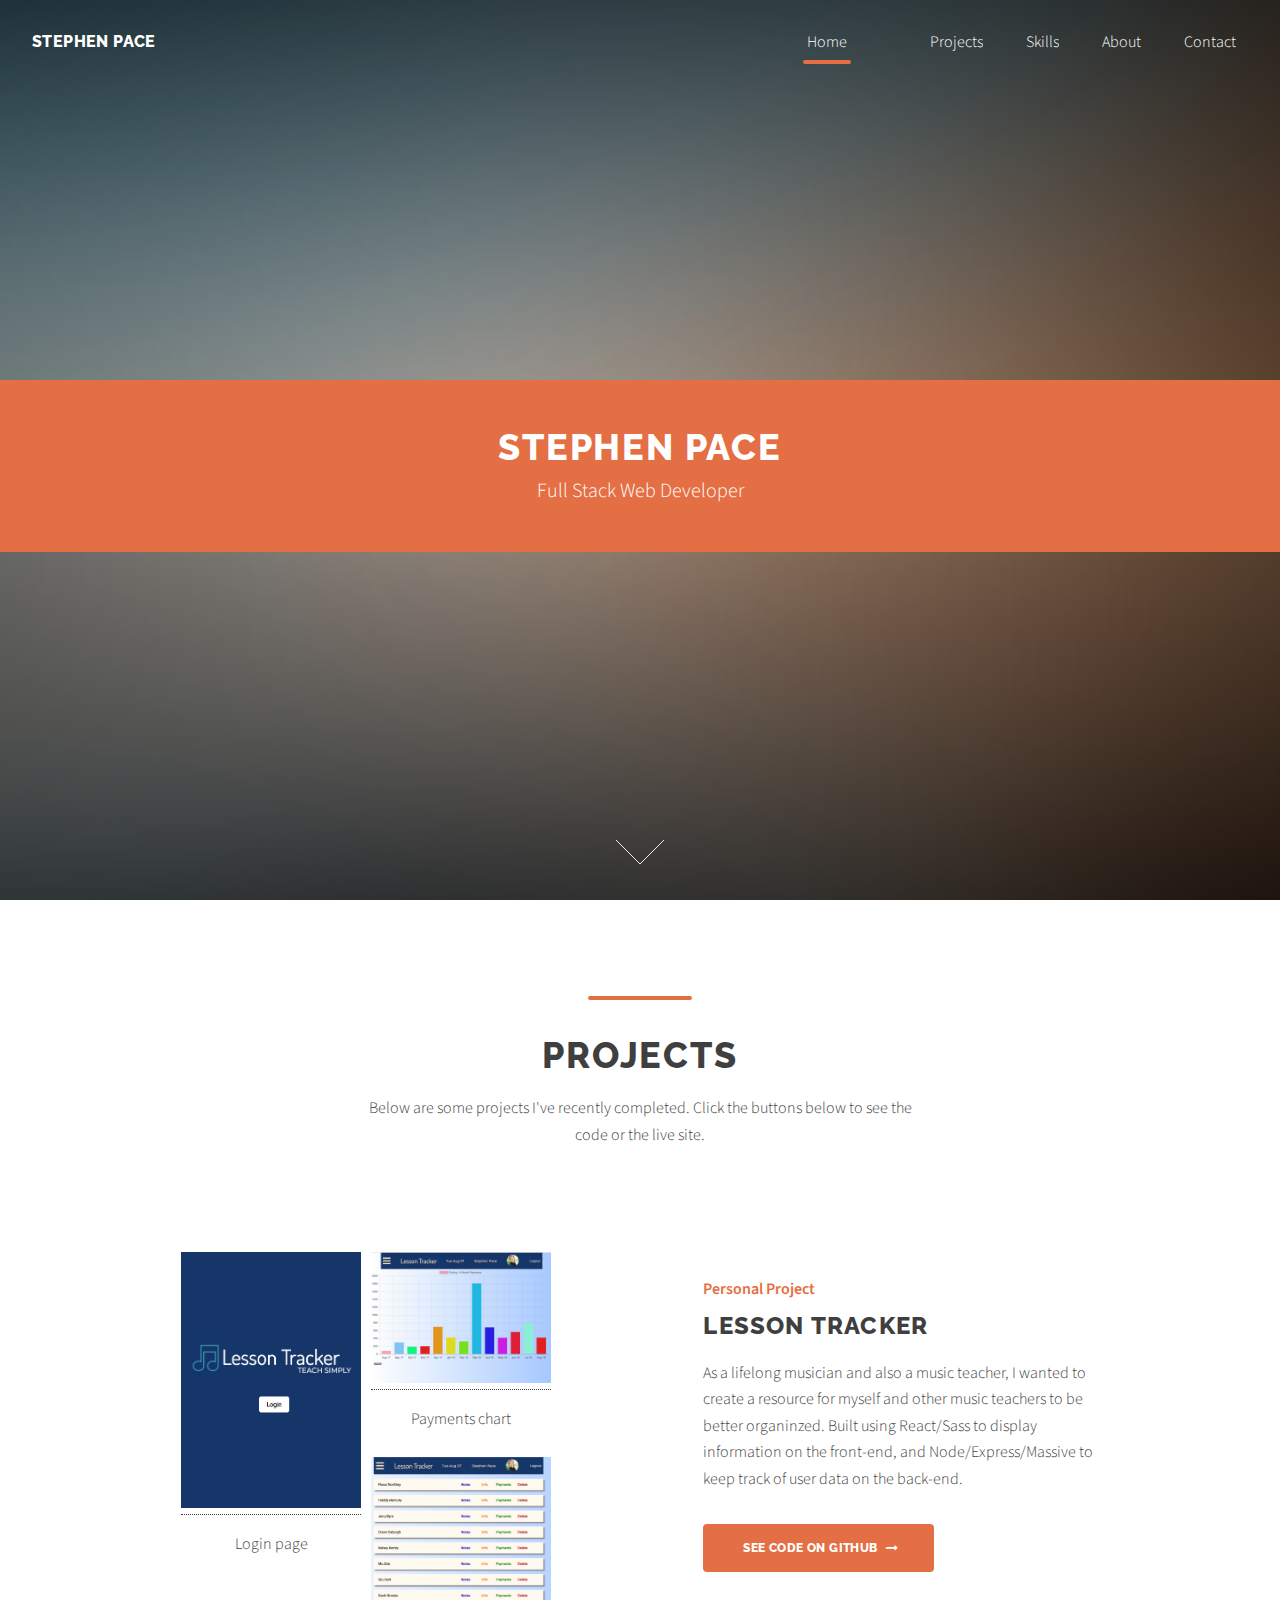
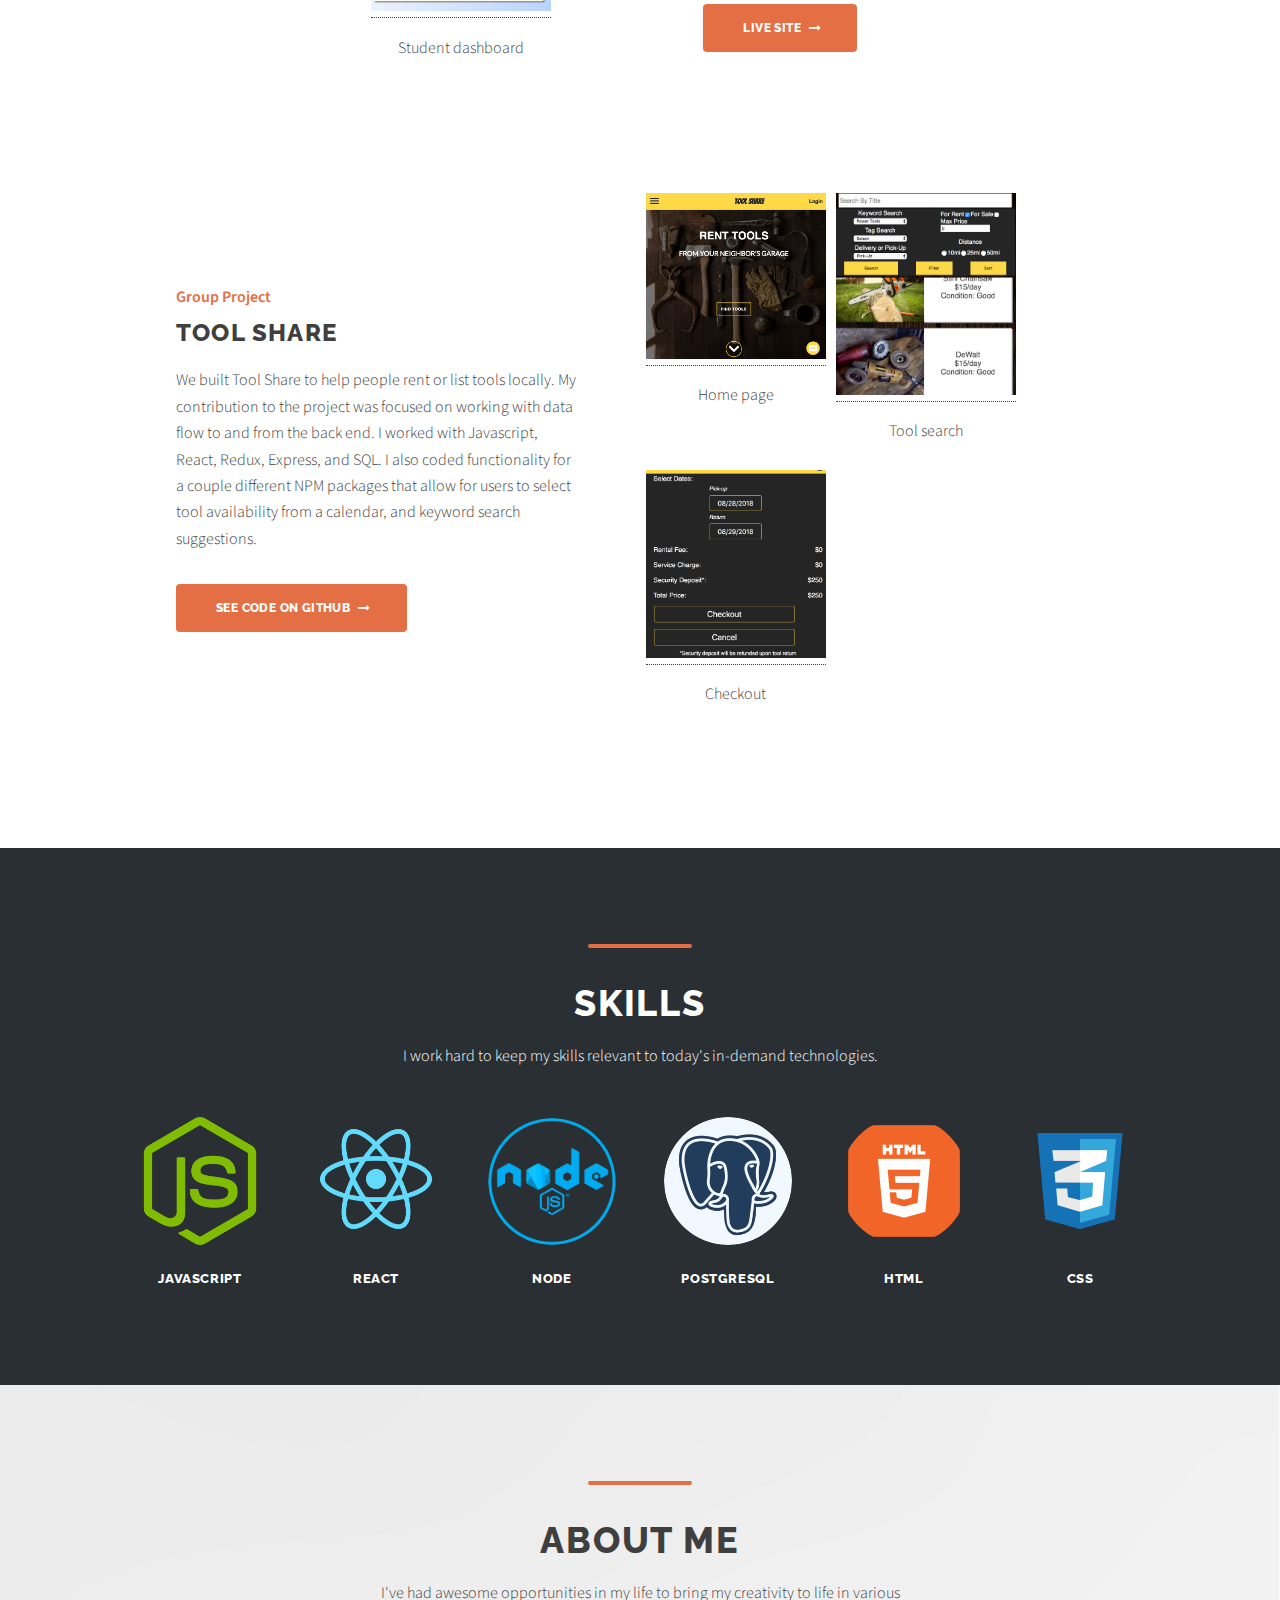
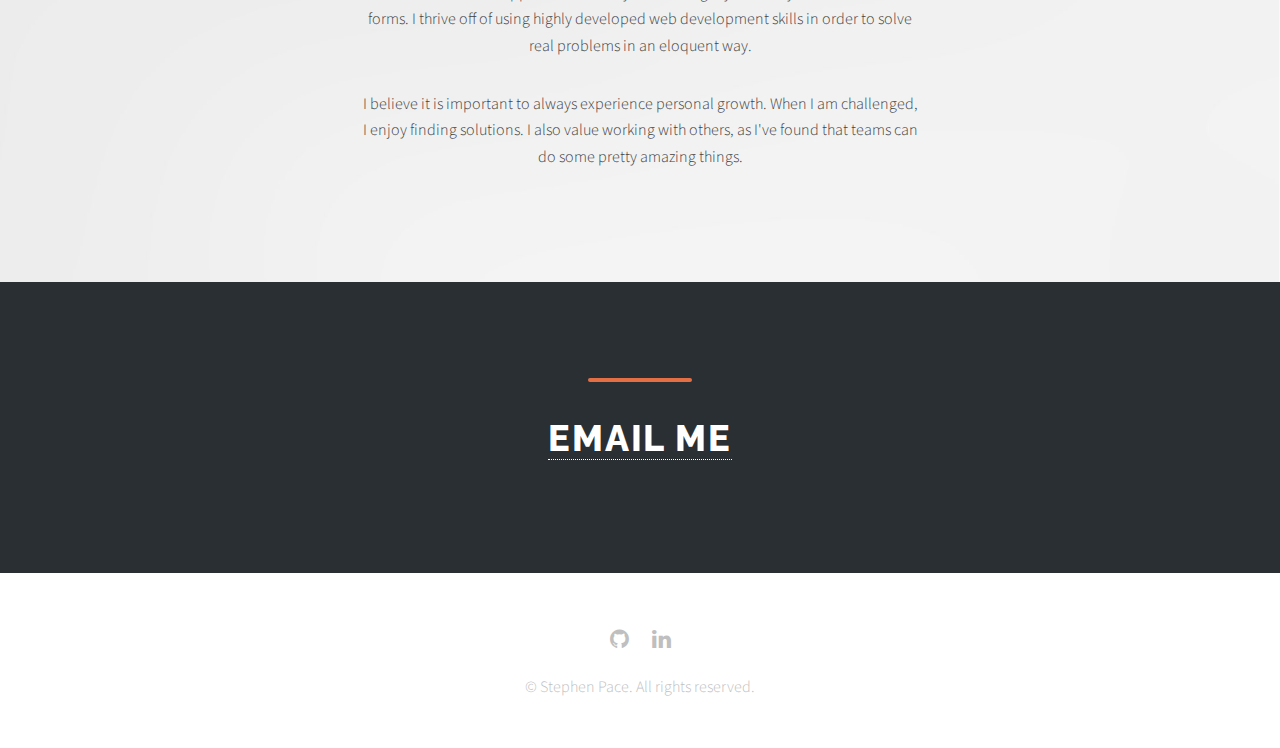
<file: index.html>
<!DOCTYPE HTML>
<!--
	Relativity by Pixelarity
	pixelarity.com | hello@pixelarity.com
	License: pixelarity.com/license
-->
<html>
	<head>
		<title>Stephen Pace</title>
		<meta charset="utf-8" />
		<meta name="viewport" content="width=device-width, initial-scale=1, user-scalable=no" />
		<link rel="stylesheet" href="assets/css/main.css" />
	</head>
	<body class="is-preload">

		<!-- Wrapper -->
			<div id="wrapper">

				<!-- Header -->
					<header id="header" class="alt">

						<!-- Logo -->
							<div class="logo">
								<a href="index.html"><strong>Stephen Pace</strong> </a>
							</div>

						<!-- Nav -->
							<nav id="nav">
								<ul>
									<li class="current"><a href="index.html">Home</a></li>
									<li>
										<!-- <a href="#" class="icon fa-angle-down">Dropdown</a>
										<ul>
											<li><a href="#">About</a></li>
											<li><a href="#">Projects</a></li>
											<li><a href="#">Contact</a></li>
								
												<ul>
													<li><a href="#">Option One</a></li>
													<li><a href="#">Option Two</a></li>
													<li><a href="#">Option Three</a></li>
													<li><a href="#">Option Four</a></li>
												</ul>
											</li>
										</ul>
									</li> -->
									<li><a href="index.html#projects">Projects</a></li>
									<li><a href="index.html#skills">Skills</a></li>
									<li><a href="index.html#about">About</a></li>
									<li><a href="index.html#contact">Contact</a></li>
								</ul>
							</nav>

					</header>

				<!-- Banner -->
					<section id="banner">
						<div class="content">
							<h1>Stephen Pace</h1>
							<p>Full Stack Web Developer</p>
						</div>
						<a href="#first" class="more scrolly">Learn More</a>
					</section>

				<!-- Section -->
				<section class="main" id="projects">
						
						<header>
								<h2>Projects</h2>
								<p>Below are some projects I've recently completed. Click the buttons below to see the code or the live site.</p>
							</header>
							<div class="inner">
								<article class="post alt">
									<div class="content">
										<header>
											<span class="category">Personal Project</span>
											<h3>Lesson Tracker</h3>
										</header>
										<p>As a lifelong musician and also a music teacher, I wanted to create a resource for myself and other music teachers to be better organinzed. Built using React/Sass to display information on the front-end, and Node/Express/Massive to keep track of user data on the back-end. </p>
										<ul class="actions">
											<li><a href="https://github.com/sjpace2/lessontracker" class="button next">See code on Github</a></li>
										</ul>
										<ul class="actions">
											<li><a href="www.lesson-tracker.com" class="button next">Live site</a></li>
										</ul>
									</div>
									<div class='imagegallery'>
										<div class="gallery">
											<a target="_blank" href="images/lesson-tracker-home.png">
											  <img src="images/lesson-tracker-home.png" alt="login" width="200">
											</a>
											<div class="desc">Login page</div>
										  </div>
										  
										  <div class="gallery">
											<a target="_blank" href="images/payments chart.png">
											  <img src="images/payments chart.png" alt="payments chart" width="200">
											</a>
											<div class="desc">Payments chart</div>
										  </div>
										  
										  <div class="gallery">
											<a target="_blank" href="images/Student dashboard.png">
											  <img src="images/Student dashboard.png" alt="dashboard" width="200">
											</a>
											<div class="desc">Student dashboard</div>
										  </div>
									</div>
								</article>
								<article class="post">
									<div class="content">
										<header>
											<span class="category">Group Project</span>
											<h3>Tool Share</h3>
										</header>
										<p>We built Tool Share to help people rent or list tools locally. My contribution to the project was focused on working with data flow to and from the back end. I worked with Javascript, React, Redux, Express, and SQL. I also coded functionality for a couple different NPM packages that allow for users to select tool availability from a calendar, and keyword search suggestions.</p>
										<ul class="actions">
											<li><a href="#" class="button next">See code on github</a></li>
										</ul>
									</div>
									<div class='imagegallery'>
										<div class="gallery">
											<a target="_blank" href="images/toolshare.png">
											  <img src="images/toolshare.png" alt="home page" width="200">
											</a>
											<div class="desc">Home page</div>
										  </div>
										  
										  <div class="gallery">
											<a target="_blank" href="images/tool search.png">
											  <img src="images/tool search.png" alt="Tool search" width="200">
											</a>
											<div class="desc">Tool search</div>
										  </div>
										  
										  <div class="gallery">
											<a target="_blank" href="images/checkout.png">
											  <img src="images/checkout.png" alt="Checkout" width="200">
											</a>
											<div class="desc">Checkout</div>
										  </div>
									</div>
								</article>
								
							</div>
						</section>
				

				
				<!-- Section -->

				<section class="main accent2" id="skills">
						<header>
								<h2>Skills</h2>
								<p>I work hard to keep my skills relevant to today's in-demand technologies.</p>
							</header>
							<div class="inner">
								<ul class="faces">
									<li>
										<span class="image"><img src="images/javascript.png" alt="javascript" /></span>
										<h3>JavaScript</h3>
										
									</li>
									
									<li>
										<span class="image"><img src="images/react.png" alt="react" /></span>
										<h3>React</h3>
										
									</li>
									<li>
										<span class="image"><img src="images/nodejs.png" alt="node" /></span>
										<h3>Node</h3>
										
									</li>
									<li>
										<span class="image"><img src="images/sql.png" alt="sql" /></span>
										<h3>PostgreSQL</h3>
										
									</li>
									<li>
										<span class="image"><img src="images/html.png" alt="html" /></span>
										<h3>HTML</h3>
										
									</li>
									<li>
										<span class="image"><img src="images/css.png" alt="css" /></span>
										<h3>CSS</h3>
										
									</li>
									
								</ul>
							</div>
						</section>
					
				<!-- Section -->
					<section class="main alt" id="about">
						<header>
							<h2>About me</h2>
							<p>I've had awesome opportunities in my life to bring my creativity to life in various forms. I thrive off of using highly developed web development skills in order to solve real problems in an eloquent way.</p>
							<p>I believe it is important to always experience personal growth. When I am challenged, I enjoy finding solutions. I also value working with others, as I've found that teams can do some pretty amazing things.</p>
						</header>
					</section>
					
					<!--Section-->

					<section class="main accent2" id="contact">
							<header>
								<h2><a href="mailto:sjpace2@gmail.com" target="_top">email me</a></h2>
									
								</header>
								
						</section>
						

				<!-- Footer -->
					<footer id="footer">
						<ul class="icons">
							<li><a href="https://github.com/sjpace2" class="icon alt fa-github"><span class="label">GitHub</span></a></li>
							
							<li><a href="https://www.linkedin.com/in/stephen-pace/" class="icon alt fa-linkedin"><span class="label">Email</span></a></li>
						</ul>
						<p class="copyright">&copy; Stephen Pace. All rights reserved.</p>
					</footer>

			</div>

		<!-- Scripts -->
			<script src="assets/js/jquery.min.js"></script>
			<script src="assets/js/jquery.dropotron.min.js"></script>
			<script src="assets/js/jquery.scrollex.min.js"></script>
			<script src="assets/js/jquery.scrolly.min.js"></script>
			<script src="assets/js/browser.min.js"></script>
			<script src="assets/js/breakpoints.min.js"></script>
			<script src="assets/js/util.js"></script>
			<script src="assets/js/main.js"></script>

	</body>
</html>
</file>
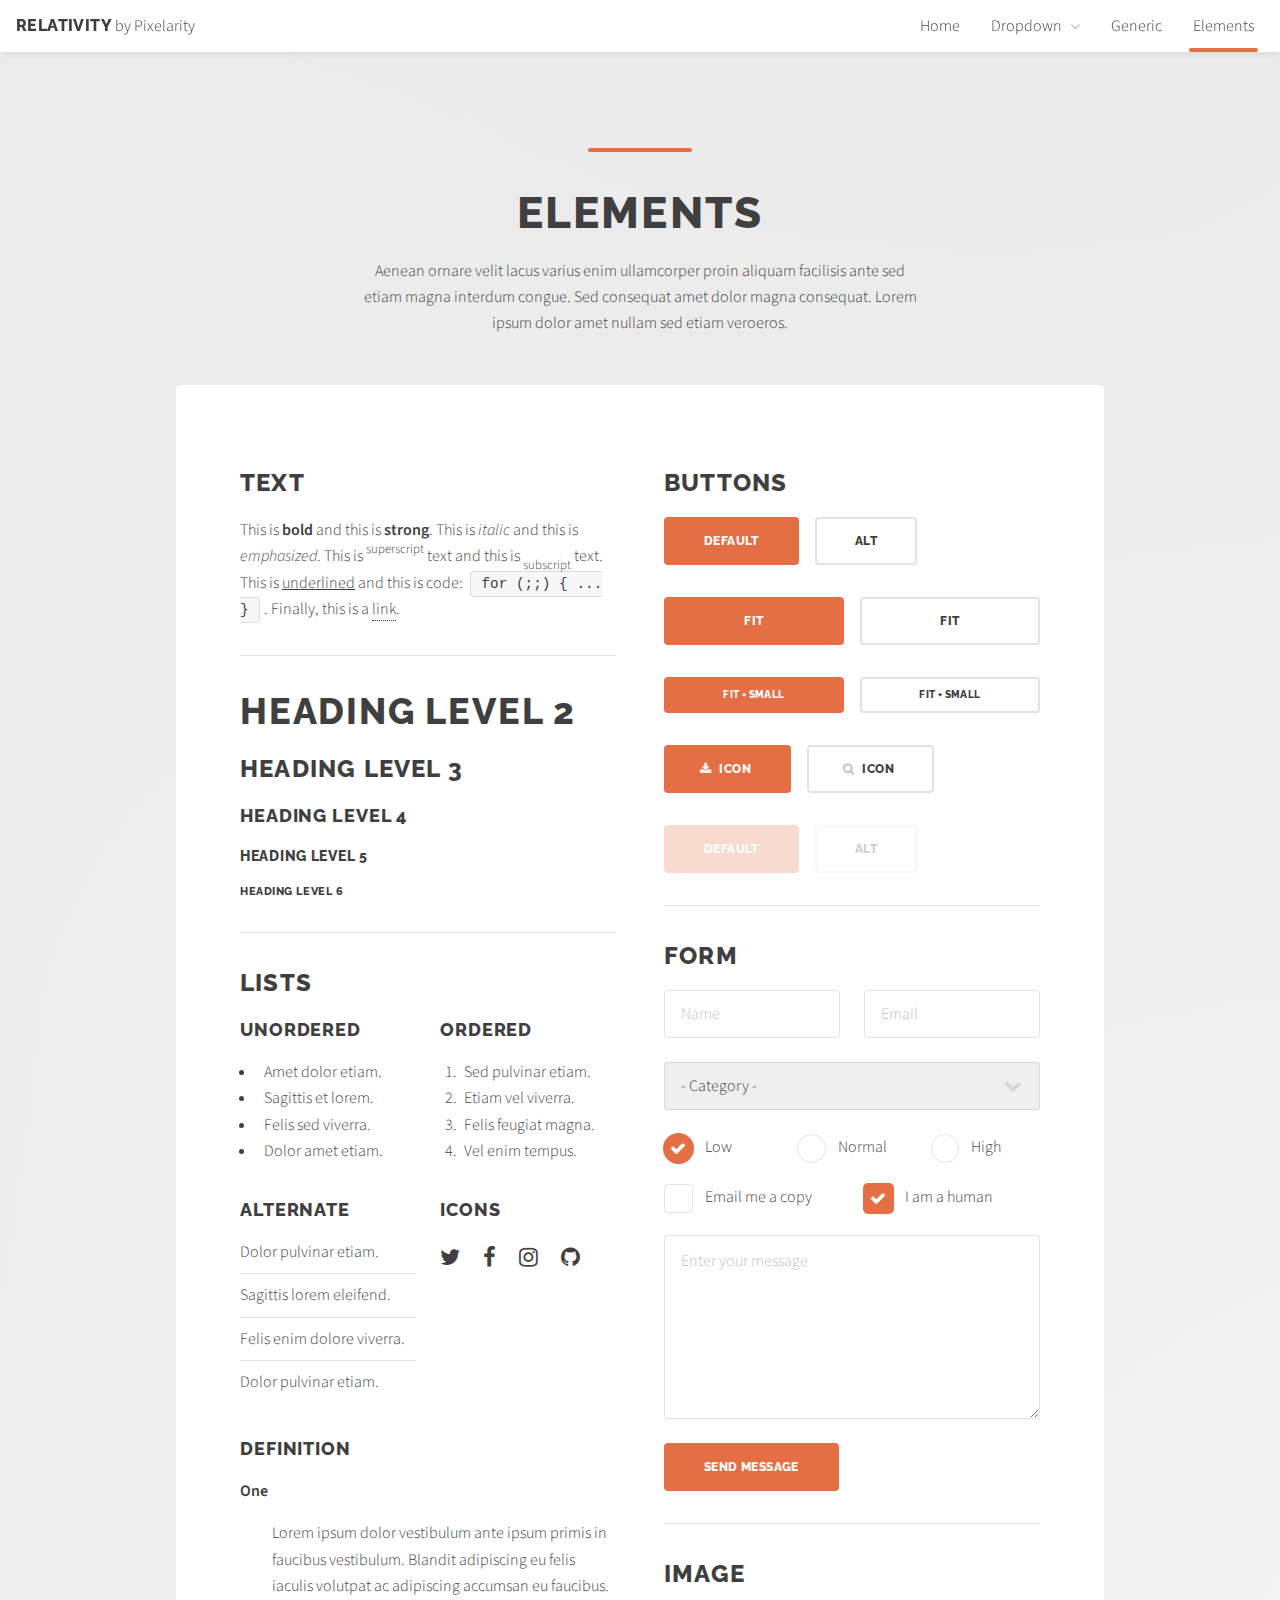
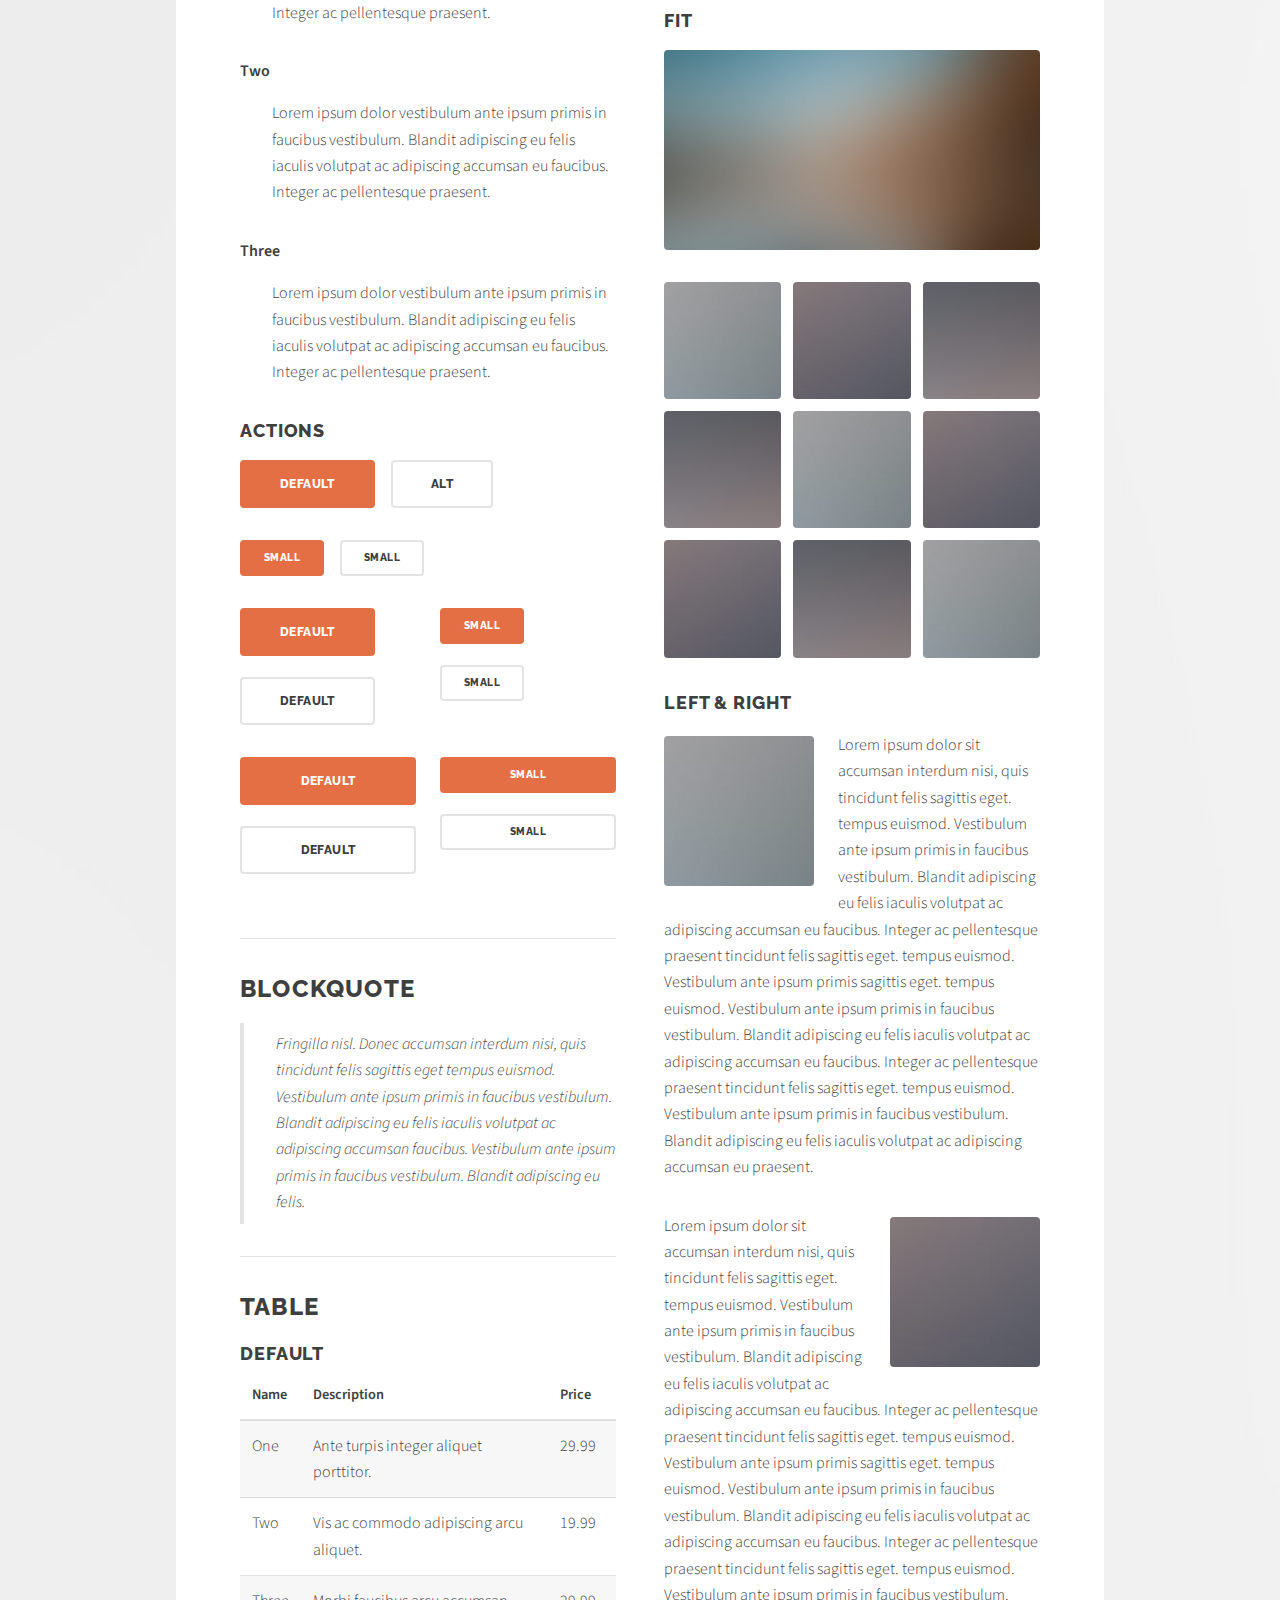
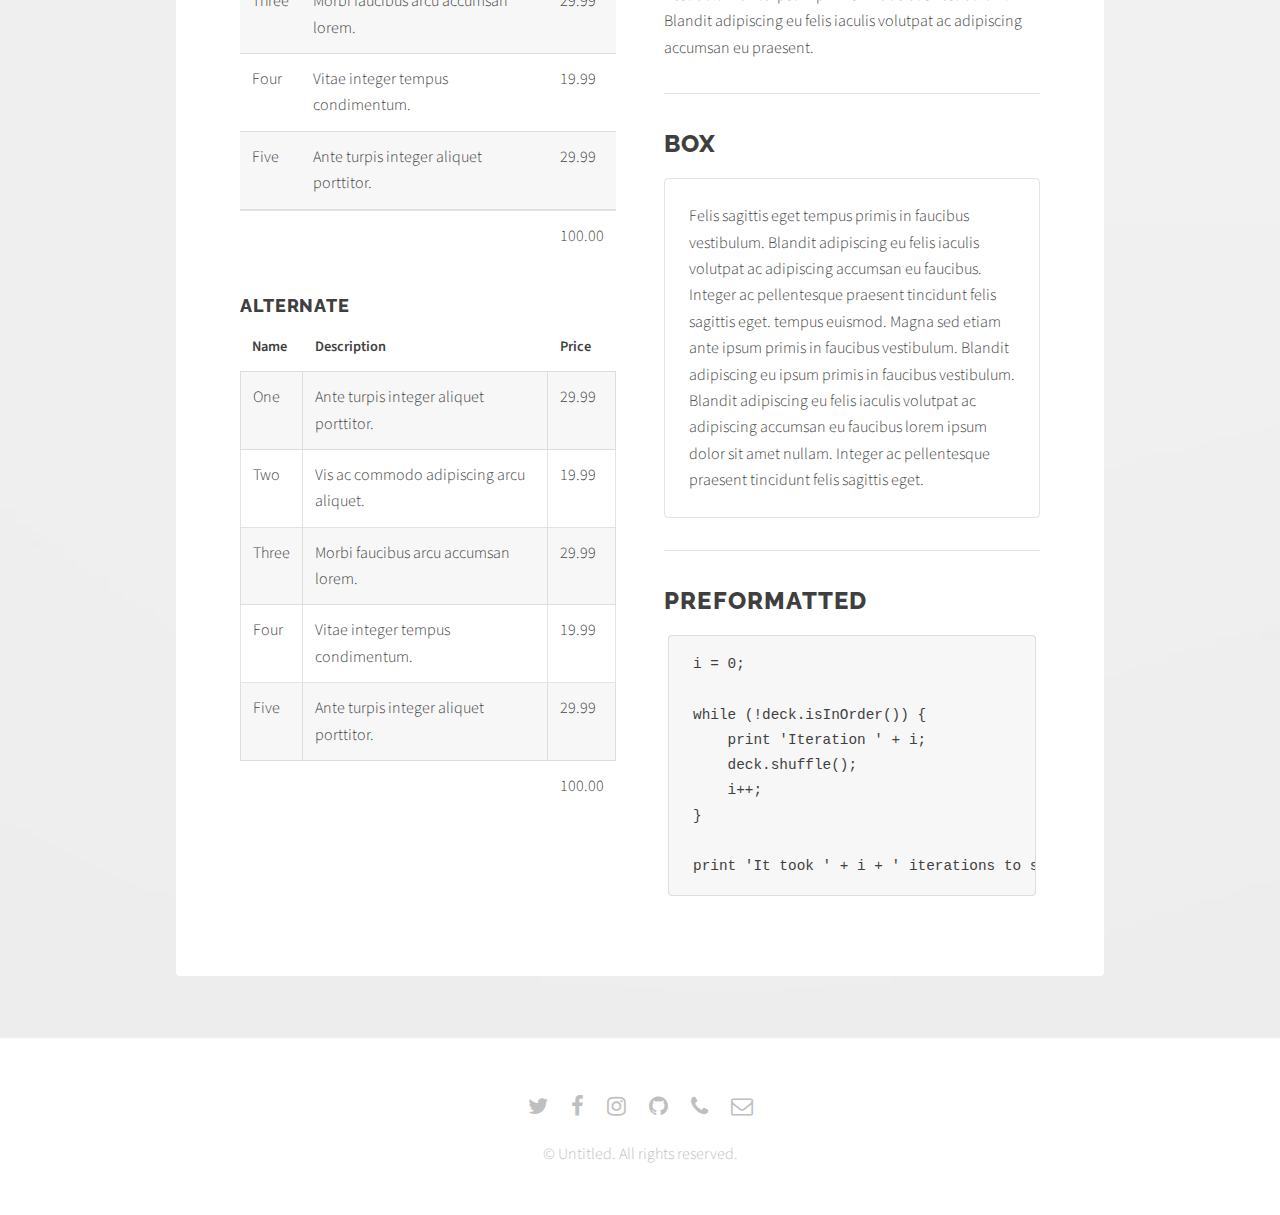
<file: elements.html>
<!DOCTYPE HTML>
<!--
	Relativity by Pixelarity
	pixelarity.com | hello@pixelarity.com
	License: pixelarity.com/license
-->
<html>
	<head>
		<title>Untitled</title>
		<meta charset="utf-8" />
		<meta name="viewport" content="width=device-width, initial-scale=1, user-scalable=no" />
		<link rel="stylesheet" href="assets/css/main.css" />
	</head>
	<body class="is-preload">

		<!-- Wrapper -->
			<div id="wrapper">

				<!-- Header -->
					<header id="header">

						<!-- Logo -->
							<div class="logo">
								<a href="index.html"><strong>Relativity</strong> by Pixelarity</a>
							</div>

						<!-- Nav -->
							<nav id="nav">
								<ul>
									<li><a href="index.html">Home</a></li>
									<li>
										<a href="#" class="icon fa-angle-down">Dropdown</a>
										<ul>
											<li><a href="#">Option One</a></li>
											<li><a href="#">Option Two</a></li>
											<li><a href="#">Option Three</a></li>
											<li>
												<a href="#">Submenu</a>
												<ul>
													<li><a href="#">Option One</a></li>
													<li><a href="#">Option Two</a></li>
													<li><a href="#">Option Three</a></li>
													<li><a href="#">Option Four</a></li>
												</ul>
											</li>
										</ul>
									</li>
									<li><a href="generic.html">Generic</a></li>
									<li class="current"><a href="elements.html">Elements</a></li>
								</ul>
							</nav>

					</header>

				<!-- Section -->
					<section class="main alt">
						<header>
							<h1>Elements</h1>
							<p>Aenean ornare velit lacus varius enim ullamcorper proin aliquam facilisis ante sed etiam magna interdum congue. Sed consequat amet dolor magna consequat. Lorem ipsum dolor amet nullam sed etiam veroeros.</p>
						</header>
						<div class="inner style2">

							<div class="row gtr-200">
								<div class="col-6 col-12-medium">

									<!-- Text stuff -->
										<h3>Text</h3>
										<p>This is <b>bold</b> and this is <strong>strong</strong>. This is <i>italic</i> and this is <em>emphasized</em>.
										This is <sup>superscript</sup> text and this is <sub>subscript</sub> text.
										This is <u>underlined</u> and this is code: <code>for (;;) { ... }</code>.
										Finally, this is a <a href="#">link</a>.</p>
										<hr />
										<h2>Heading Level 2</h2>
										<h3>Heading Level 3</h3>
										<h4>Heading Level 4</h4>
										<h5>Heading Level 5</h5>
										<h6>Heading Level 6</h6>

										<hr />

									<!-- Lists -->
										<h3>Lists</h3>
										<div class="row">
											<div class="col-6 col-12-small">

												<h4>Unordered</h4>
												<ul>
													<li>Amet dolor etiam.</li>
													<li>Sagittis et lorem.</li>
													<li>Felis sed viverra.</li>
													<li>Dolor amet etiam.</li>
												</ul>

												<h4>Alternate</h4>
												<ul class="alt">
													<li>Dolor pulvinar etiam.</li>
													<li>Sagittis lorem eleifend.</li>
													<li>Felis enim dolore viverra.</li>
													<li>Dolor pulvinar etiam.</li>
												</ul>

											</div>
											<div class="col-6 col-12-small">

												<h4>Ordered</h4>
												<ol>
													<li>Sed pulvinar etiam.</li>
													<li>Etiam vel viverra.</li>
													<li>Felis feugiat magna.</li>
													<li>Vel enim tempus.</li>
												</ol>

												<h4>Icons</h4>
												<ul class="icons">
													<li><a href="#" class="icon fa-twitter"><span class="label">Twitter</span></a></li>
													<li><a href="#" class="icon fa-facebook"><span class="label">Facebook</span></a></li>
													<li><a href="#" class="icon fa-instagram"><span class="label">Instagram</span></a></li>
													<li><a href="#" class="icon fa-github"><span class="label">Github</span></a></li>
												</ul>

											</div>
										</div>
										<h4>Definition</h4>
										<dl>
											<dt>One</dt>
											<dd>
												<p>Lorem ipsum dolor vestibulum ante ipsum primis in faucibus vestibulum. Blandit adipiscing eu felis iaculis volutpat ac adipiscing accumsan eu faucibus. Integer ac pellentesque praesent.</p>
											</dd>
											<dt>Two</dt>
											<dd>
												<p>Lorem ipsum dolor vestibulum ante ipsum primis in faucibus vestibulum. Blandit adipiscing eu felis iaculis volutpat ac adipiscing accumsan eu faucibus. Integer ac pellentesque praesent.</p>
											</dd>
											<dt>Three</dt>
											<dd>
												<p>Lorem ipsum dolor vestibulum ante ipsum primis in faucibus vestibulum. Blandit adipiscing eu felis iaculis volutpat ac adipiscing accumsan eu faucibus. Integer ac pellentesque praesent.</p>
											</dd>
										</dl>

										<h4>Actions</h4>
										<ul class="actions">
											<li><a href="#" class="button">Default</a></li>
											<li><a href="#" class="button alt">Alt</a></li>
										</ul>
										<ul class="actions small">
											<li><a href="#" class="button small">Small</a></li>
											<li><a href="#" class="button alt small">Small</a></li>
										</ul>
										<div class="row">
											<div class="col-6 col-12-small">
												<ul class="actions stacked">
													<li><a href="#" class="button">Default</a></li>
													<li><a href="#" class="button alt">Default</a></li>
												</ul>
											</div>
											<div class="col-6 col-12-small">
												<ul class="actions stacked">
													<li><a href="#" class="button small">Small</a></li>
													<li><a href="#" class="button alt small">Small</a></li>
												</ul>
											</div>
										</div>
										<div class="row">
											<div class="col-6 col-12-small">
												<ul class="actions stacked">
													<li><a href="#" class="button fit">Default</a></li>
													<li><a href="#" class="button alt fit">Default</a></li>
												</ul>
											</div>
											<div class="col-6 col-12-small">
												<ul class="actions stacked">
													<li><a href="#" class="button small fit">Small</a></li>
													<li><a href="#" class="button alt small fit">Small</a></li>
												</ul>
											</div>
										</div>

										<hr />

									<!-- Blockquote -->
										<h3>Blockquote</h3>
										<blockquote>Fringilla nisl. Donec accumsan interdum nisi, quis tincidunt felis sagittis eget tempus euismod. Vestibulum ante ipsum primis in faucibus vestibulum. Blandit adipiscing eu felis iaculis volutpat ac adipiscing accumsan faucibus. Vestibulum ante ipsum primis in faucibus vestibulum. Blandit adipiscing eu felis.</blockquote>

										<hr />

									<!-- Table -->
										<h3>Table</h3>

										<h4>Default</h4>
										<div class="table-wrapper">
											<table>
												<thead>
													<tr>
														<th>Name</th>
														<th>Description</th>
														<th>Price</th>
													</tr>
												</thead>
												<tbody>
													<tr>
														<td>One</td>
														<td>Ante turpis integer aliquet porttitor.</td>
														<td>29.99</td>
													</tr>
													<tr>
														<td>Two</td>
														<td>Vis ac commodo adipiscing arcu aliquet.</td>
														<td>19.99</td>
													</tr>
													<tr>
														<td>Three</td>
														<td> Morbi faucibus arcu accumsan lorem.</td>
														<td>29.99</td>
													</tr>
													<tr>
														<td>Four</td>
														<td>Vitae integer tempus condimentum.</td>
														<td>19.99</td>
													</tr>
													<tr>
														<td>Five</td>
														<td>Ante turpis integer aliquet porttitor.</td>
														<td>29.99</td>
													</tr>
												</tbody>
												<tfoot>
													<tr>
														<td colspan="2"></td>
														<td>100.00</td>
													</tr>
												</tfoot>
											</table>
										</div>

										<h4>Alternate</h4>
										<div class="table-wrapper">
											<table class="alt">
												<thead>
													<tr>
														<th>Name</th>
														<th>Description</th>
														<th>Price</th>
													</tr>
												</thead>
												<tbody>
													<tr>
														<td>One</td>
														<td>Ante turpis integer aliquet porttitor.</td>
														<td>29.99</td>
													</tr>
													<tr>
														<td>Two</td>
														<td>Vis ac commodo adipiscing arcu aliquet.</td>
														<td>19.99</td>
													</tr>
													<tr>
														<td>Three</td>
														<td>Morbi faucibus arcu accumsan lorem.</td>
														<td>29.99</td>
													</tr>
													<tr>
														<td>Four</td>
														<td>Vitae integer tempus condimentum.</td>
														<td>19.99</td>
													</tr>
													<tr>
														<td>Five</td>
														<td>Ante turpis integer aliquet porttitor.</td>
														<td>29.99</td>
													</tr>
												</tbody>
												<tfoot>
													<tr>
														<td colspan="2"></td>
														<td>100.00</td>
													</tr>
												</tfoot>
											</table>
										</div>

								</div>
								<div class="col-6 col-12-medium">

									<!-- Buttons -->
										<h3>Buttons</h3>
										<ul class="actions">
											<li><a href="#" class="button">Default</a></li>
											<li><a href="#" class="button alt">Alt</a></li>
										</ul>
										<ul class="actions fit">
											<li><a href="#" class="button fit">Fit</a></li>
											<li><a href="#" class="button alt fit">Fit</a></li>
										</ul>
										<ul class="actions fit small">
											<li><a href="#" class="button fit small">Fit + Small</a></li>
											<li><a href="#" class="button alt fit small">Fit + Small</a></li>
										</ul>
										<ul class="actions">
											<li><a href="#" class="button icon fa-download">Icon</a></li>
											<li><a href="#" class="button alt icon fa-search">Icon</a></li>
										</ul>
										<ul class="actions">
											<li><span class="button disabled">Default</span></li>
											<li><span class="button alt disabled">Alt</span></li>
										</ul>

										<hr />

									<!-- Form -->
										<h3>Form</h3>

										<form method="post" action="#" class="alt">
											<div class="row gtr-uniform">
												<div class="col-6 col-12-xsmall">
													<input type="text" name="demo-name" id="demo-name" value="" placeholder="Name" />
												</div>
												<div class="col-6 col-12-xsmall">
													<input type="email" name="demo-email" id="demo-email" value="" placeholder="Email" />
												</div>
												<!-- Break -->
												<div class="col-12">
													<select name="demo-category" id="demo-category">
														<option value="">- Category -</option>
														<option value="1">Manufacturing</option>
														<option value="1">Shipping</option>
														<option value="1">Administration</option>
														<option value="1">Human Resources</option>
													</select>
												</div>
												<!-- Break -->
												<div class="col-4 col-12-small">
													<input type="radio" id="demo-priority-low" name="demo-priority" checked>
													<label for="demo-priority-low">Low</label>
												</div>
												<div class="col-4 col-12-small">
													<input type="radio" id="demo-priority-normal" name="demo-priority">
													<label for="demo-priority-normal">Normal</label>
												</div>
												<div class="col-4 col-12-small">
													<input type="radio" id="demo-priority-high" name="demo-priority">
													<label for="demo-priority-high">High</label>
												</div>
												<!-- Break -->
												<div class="col-6 col-12-small">
													<input type="checkbox" id="demo-copy" name="demo-copy">
													<label for="demo-copy">Email me a copy</label>
												</div>
												<div class="col-6 col-12-small">
													<input type="checkbox" id="demo-human" name="demo-human" checked>
													<label for="demo-human">I am a human</label>
												</div>
												<!-- Break -->
												<div class="col-12">
													<textarea name="demo-message" id="demo-message" placeholder="Enter your message" rows="6"></textarea>
												</div>
												<!-- Break -->
												<div class="col-12">
													<ul class="actions">
														<li><input type="submit" value="Send Message" /></li>
													</ul>
												</div>
											</div>
										</form>

										<hr />

									<!-- Image -->
										<h3>Image</h3>

										<h4>Fit</h4>
										<span class="image fit"><img src="images/banner.jpg" alt="" /></span>
										<div class="box alt">
											<div class="row gtr-50 gtr-uniform">
												<div class="col-4"><span class="image fit"><img src="images/pic01.jpg" alt="" /></span></div>
												<div class="col-4"><span class="image fit"><img src="images/pic02.jpg" alt="" /></span></div>
												<div class="col-4"><span class="image fit"><img src="images/pic03.jpg" alt="" /></span></div>
												<!-- Break -->
												<div class="col-4"><span class="image fit"><img src="images/pic03.jpg" alt="" /></span></div>
												<div class="col-4"><span class="image fit"><img src="images/pic01.jpg" alt="" /></span></div>
												<div class="col-4"><span class="image fit"><img src="images/pic02.jpg" alt="" /></span></div>
												<!-- Break -->
												<div class="col-4"><span class="image fit"><img src="images/pic02.jpg" alt="" /></span></div>
												<div class="col-4"><span class="image fit"><img src="images/pic03.jpg" alt="" /></span></div>
												<div class="col-4"><span class="image fit"><img src="images/pic01.jpg" alt="" /></span></div>
											</div>
										</div>

										<h4>Left &amp; Right</h4>
										<p><span class="image left"><img src="images/pic01.jpg" alt="" /></span>Lorem ipsum dolor sit accumsan interdum nisi, quis tincidunt felis sagittis eget. tempus euismod. Vestibulum ante ipsum primis in faucibus vestibulum. Blandit adipiscing eu felis iaculis volutpat ac adipiscing accumsan eu faucibus. Integer ac pellentesque praesent tincidunt felis sagittis eget. tempus euismod. Vestibulum ante ipsum primis sagittis eget. tempus euismod. Vestibulum ante ipsum primis in faucibus vestibulum. Blandit adipiscing eu felis iaculis volutpat ac adipiscing accumsan eu faucibus. Integer ac pellentesque praesent tincidunt felis sagittis eget. tempus euismod. Vestibulum ante ipsum primis in faucibus vestibulum. Blandit adipiscing eu felis iaculis volutpat ac adipiscing accumsan eu praesent.</p>
										<p><span class="image right"><img src="images/pic02.jpg" alt="" /></span>Lorem ipsum dolor sit accumsan interdum nisi, quis tincidunt felis sagittis eget. tempus euismod. Vestibulum ante ipsum primis in faucibus vestibulum. Blandit adipiscing eu felis iaculis volutpat ac adipiscing accumsan eu faucibus. Integer ac pellentesque praesent tincidunt felis sagittis eget. tempus euismod. Vestibulum ante ipsum primis sagittis eget. tempus euismod. Vestibulum ante ipsum primis in faucibus vestibulum. Blandit adipiscing eu felis iaculis volutpat ac adipiscing accumsan eu faucibus. Integer ac pellentesque praesent tincidunt felis sagittis eget. tempus euismod. Vestibulum ante ipsum primis in faucibus vestibulum. Blandit adipiscing eu felis iaculis volutpat ac adipiscing accumsan eu praesent.</p>

										<hr />

									<!-- Box -->
										<h3>Box</h3>
										<div class="box">
											<p>Felis sagittis eget tempus primis in faucibus vestibulum. Blandit adipiscing eu felis iaculis volutpat ac adipiscing accumsan eu faucibus. Integer ac pellentesque praesent tincidunt felis sagittis eget. tempus euismod. Magna sed etiam ante ipsum primis in faucibus vestibulum. Blandit adipiscing eu ipsum primis in faucibus vestibulum. Blandit adipiscing eu felis iaculis volutpat ac adipiscing accumsan eu faucibus lorem ipsum dolor sit amet nullam. Integer ac pellentesque praesent tincidunt felis sagittis eget.</p>
										</div>

										<hr />

									<!-- Preformatted Code -->
										<h3>Preformatted</h3>
										<pre><code>i = 0;

while (!deck.isInOrder()) {
    print 'Iteration ' + i;
    deck.shuffle();
    i++;
}

print 'It took ' + i + ' iterations to sort the deck.';
</code></pre>
								</div>
							</div>

						</div>
					</section>

				<!-- Footer -->
					<footer id="footer">
						<ul class="icons">
							<li><a href="#" class="icon alt fa-twitter"><span class="label">Twitter</span></a></li>
							<li><a href="#" class="icon alt fa-facebook"><span class="label">Facebook</span></a></li>
							<li><a href="#" class="icon alt fa-instagram"><span class="label">Instagram</span></a></li>
							<li><a href="#" class="icon alt fa-github"><span class="label">GitHub</span></a></li>
							<li><a href="#" class="icon alt fa-phone"><span class="label">Phone</span></a></li>
							<li><a href="#" class="icon alt fa-envelope-o"><span class="label">Email</span></a></li>
						</ul>
						<p class="copyright">&copy; Untitled. All rights reserved.</p>
					</footer>

			</div>

		<!-- Scripts -->
			<script src="assets/js/jquery.min.js"></script>
			<script src="assets/js/jquery.dropotron.min.js"></script>
			<script src="assets/js/jquery.scrollex.min.js"></script>
			<script src="assets/js/jquery.scrolly.min.js"></script>
			<script src="assets/js/browser.min.js"></script>
			<script src="assets/js/breakpoints.min.js"></script>
			<script src="assets/js/util.js"></script>
			<script src="assets/js/main.js"></script>

	</body>
</html>
</file>
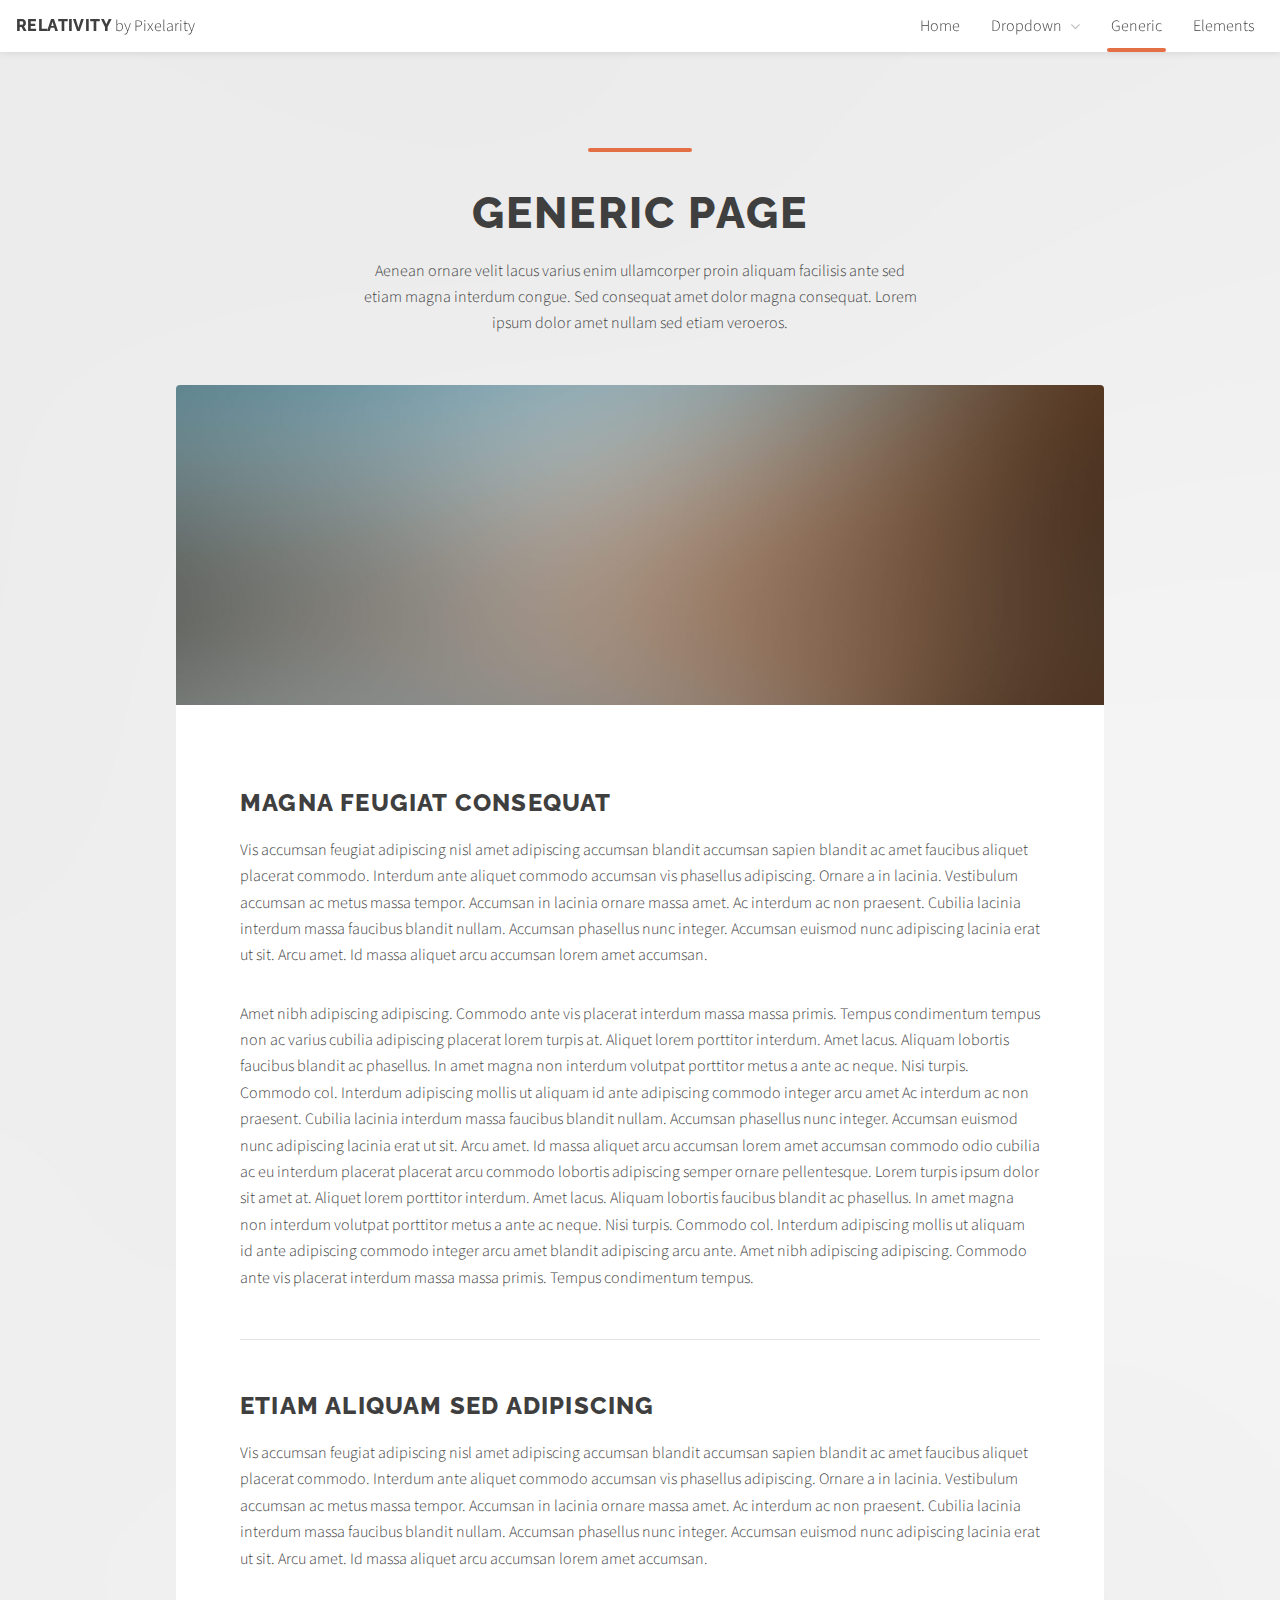
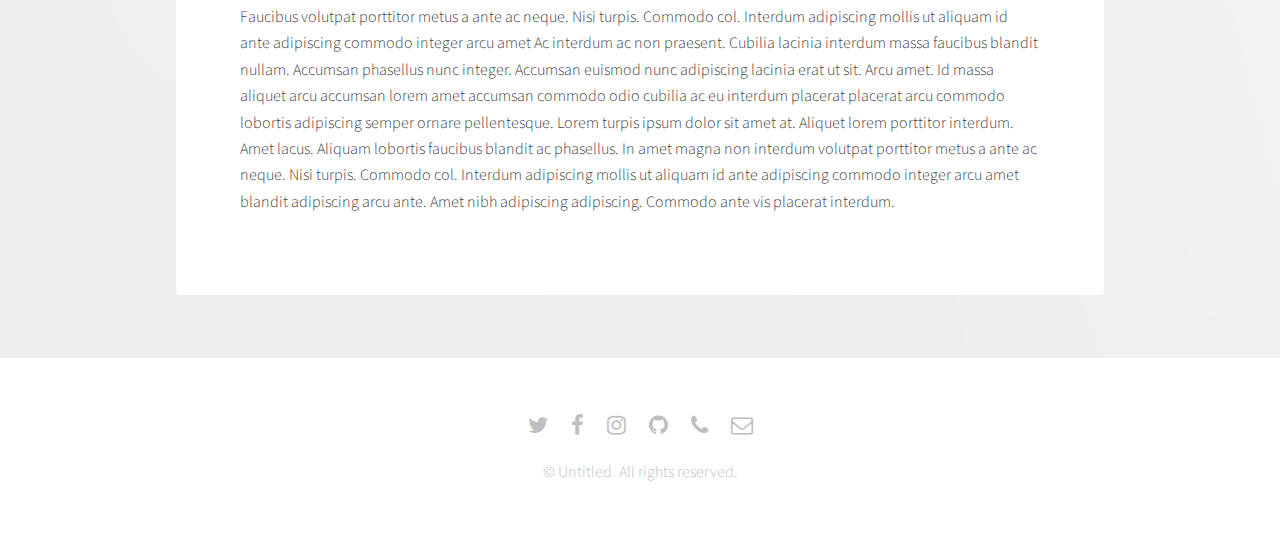
<file: generic.html>
<!DOCTYPE HTML>
<!--
	Relativity by Pixelarity
	pixelarity.com | hello@pixelarity.com
	License: pixelarity.com/license
-->
<html>
	<head>
		<title>Untitled</title>
		<meta charset="utf-8" />
		<meta name="viewport" content="width=device-width, initial-scale=1, user-scalable=no" />
		<link rel="stylesheet" href="assets/css/main.css" />
	</head>
	<body class="is-preload">

		<!-- Wrapper -->
			<div id="wrapper">

				<!-- Header -->
					<header id="header">

						<!-- Logo -->
							<div class="logo">
								<a href="index.html"><strong>Relativity</strong> by Pixelarity</a>
							</div>

						<!-- Nav -->
							<nav id="nav">
								<ul>
									<li><a href="index.html">Home</a></li>
									<li>
										<a href="#" class="icon fa-angle-down">Dropdown</a>
										<ul>
											<li><a href="#">Option One</a></li>
											<li><a href="#">Option Two</a></li>
											<li><a href="#">Option Three</a></li>
											<li>
												<a href="#">Submenu</a>
												<ul>
													<li><a href="#">Option One</a></li>
													<li><a href="#">Option Two</a></li>
													<li><a href="#">Option Three</a></li>
													<li><a href="#">Option Four</a></li>
												</ul>
											</li>
										</ul>
									</li>
									<li class="current"><a href="generic.html">Generic</a></li>
									<li><a href="elements.html">Elements</a></li>
								</ul>
							</nav>

					</header>

				<!-- Section -->
					<section class="main alt">
						<header>
							<h1>Generic Page</h1>
							<p>Aenean ornare velit lacus varius enim ullamcorper proin aliquam facilisis ante sed etiam magna interdum congue. Sed consequat amet dolor magna consequat. Lorem ipsum dolor amet nullam sed etiam veroeros.</p>
						</header>
						<div class="inner style2">
							<div class="image main" data-position="center"><img src="images/banner.jpg" alt="" /></div>
							<h3>Magna feugiat consequat</h3>
							<p>Vis accumsan feugiat adipiscing nisl amet adipiscing accumsan blandit accumsan sapien blandit ac amet faucibus aliquet placerat commodo. Interdum ante aliquet commodo accumsan vis phasellus adipiscing. Ornare a in lacinia. Vestibulum accumsan ac metus massa tempor. Accumsan in lacinia ornare massa amet. Ac interdum ac non praesent. Cubilia lacinia interdum massa faucibus blandit nullam. Accumsan phasellus nunc integer. Accumsan euismod nunc adipiscing lacinia erat ut sit. Arcu amet. Id massa aliquet arcu accumsan lorem amet accumsan.</p>
							<p>Amet nibh adipiscing adipiscing. Commodo ante vis placerat interdum massa massa primis. Tempus condimentum tempus non ac varius cubilia adipiscing placerat lorem turpis at. Aliquet lorem porttitor interdum. Amet lacus. Aliquam lobortis faucibus blandit ac phasellus. In amet magna non interdum volutpat porttitor metus a ante ac neque. Nisi turpis. Commodo col. Interdum adipiscing mollis ut aliquam id ante adipiscing commodo integer arcu amet Ac interdum ac non praesent. Cubilia lacinia interdum massa faucibus blandit nullam. Accumsan phasellus nunc integer. Accumsan euismod nunc adipiscing lacinia erat ut sit. Arcu amet. Id massa aliquet arcu accumsan lorem amet accumsan commodo odio cubilia ac eu interdum placerat placerat arcu commodo lobortis adipiscing semper ornare pellentesque. Lorem turpis ipsum dolor sit amet at. Aliquet lorem porttitor interdum. Amet lacus. Aliquam lobortis faucibus blandit ac phasellus. In amet magna non interdum volutpat porttitor metus a ante ac neque. Nisi turpis. Commodo col. Interdum adipiscing mollis ut aliquam id ante adipiscing commodo integer arcu amet blandit adipiscing arcu ante. Amet nibh adipiscing adipiscing. Commodo ante vis placerat interdum massa massa primis. Tempus condimentum tempus.</p>
							<hr class="major" />
							<h3>Etiam aliquam sed adipiscing</h3>
							<p>Vis accumsan feugiat adipiscing nisl amet adipiscing accumsan blandit accumsan sapien blandit ac amet faucibus aliquet placerat commodo. Interdum ante aliquet commodo accumsan vis phasellus adipiscing. Ornare a in lacinia. Vestibulum accumsan ac metus massa tempor. Accumsan in lacinia ornare massa amet. Ac interdum ac non praesent. Cubilia lacinia interdum massa faucibus blandit nullam. Accumsan phasellus nunc integer. Accumsan euismod nunc adipiscing lacinia erat ut sit. Arcu amet. Id massa aliquet arcu accumsan lorem amet accumsan.</p>
							<p>Faucibus volutpat porttitor metus a ante ac neque. Nisi turpis. Commodo col. Interdum adipiscing mollis ut aliquam id ante adipiscing commodo integer arcu amet Ac interdum ac non praesent. Cubilia lacinia interdum massa faucibus blandit nullam. Accumsan phasellus nunc integer. Accumsan euismod nunc adipiscing lacinia erat ut sit. Arcu amet. Id massa aliquet arcu accumsan lorem amet accumsan commodo odio cubilia ac eu interdum placerat placerat arcu commodo lobortis adipiscing semper ornare pellentesque. Lorem turpis ipsum dolor sit amet at. Aliquet lorem porttitor interdum. Amet lacus. Aliquam lobortis faucibus blandit ac phasellus. In amet magna non interdum volutpat porttitor metus a ante ac neque. Nisi turpis. Commodo col. Interdum adipiscing mollis ut aliquam id ante adipiscing commodo integer arcu amet blandit adipiscing arcu ante. Amet nibh adipiscing adipiscing. Commodo ante vis placerat interdum.</p>
						</div>
					</section>

				<!-- Footer -->
					<footer id="footer">
						<ul class="icons">
							<li><a href="#" class="icon alt fa-twitter"><span class="label">Twitter</span></a></li>
							<li><a href="#" class="icon alt fa-facebook"><span class="label">Facebook</span></a></li>
							<li><a href="#" class="icon alt fa-instagram"><span class="label">Instagram</span></a></li>
							<li><a href="#" class="icon alt fa-github"><span class="label">GitHub</span></a></li>
							<li><a href="#" class="icon alt fa-phone"><span class="label">Phone</span></a></li>
							<li><a href="#" class="icon alt fa-envelope-o"><span class="label">Email</span></a></li>
						</ul>
						<p class="copyright">&copy; Untitled. All rights reserved.</p>
					</footer>

			</div>

		<!-- Scripts -->
			<script src="assets/js/jquery.min.js"></script>
			<script src="assets/js/jquery.dropotron.min.js"></script>
			<script src="assets/js/jquery.scrollex.min.js"></script>
			<script src="assets/js/jquery.scrolly.min.js"></script>
			<script src="assets/js/browser.min.js"></script>
			<script src="assets/js/breakpoints.min.js"></script>
			<script src="assets/js/util.js"></script>
			<script src="assets/js/main.js"></script>

	</body>
</html>
</file>
<file: assets/css/main.css>
@import url(font-awesome.min.css);
@import url("https://fonts.googleapis.com/css?family=Raleway:800|Source+Sans+Pro:300,300i,600,600i");

/*
	Relativity by Pixelarity
	pixelarity.com | hello@pixelarity.com
	License: pixelarity.com/license
*/

html, body, div, span, applet, object,
iframe, h1, h2, h3, h4, h5, h6, p, blockquote,
pre, a, abbr, acronym, address, big, cite,
code, del, dfn, em, img, ins, kbd, q, s, samp,
small, strike, strong, sub, sup, tt, var, b,
u, i, center, dl, dt, dd, ol, ul, li, fieldset,
form, label, legend, table, caption, tbody,
tfoot, thead, tr, th, td, article, aside,
canvas, details, embed, figure, figcaption,
footer, header, hgroup, menu, nav, output, ruby,
section, summary, time, mark, audio, video {
	margin: 0;
	padding: 0;
	border: 0;
	font-size: 100%;
	font: inherit;
	vertical-align: baseline;}

article, aside, details, figcaption, figure,
footer, header, hgroup, menu, nav, section {
	display: block;}

body {
	line-height: 1;
}

ol, ul {
	list-style: none;
}

blockquote, q {
	quotes: none;
}

	blockquote:before, blockquote:after, q:before, q:after {
		content: '';
		content: none;
	}

table {
	border-collapse: collapse;
	border-spacing: 0;
}

body {
	-webkit-text-size-adjust: none;
}

mark {
	background-color: transparent;
	color: inherit;
}

input::-moz-focus-inner {
	border: 0;
	padding: 0;
}

input, select, textarea {
	-moz-appearance: none;
	-webkit-appearance: none;
	-ms-appearance: none;
	appearance: none;
}

/* Basic */

	@-ms-viewport {
		width: device-width;
	}

	body {
		-ms-overflow-style: scrollbar;
	}

	@media screen and (max-width: 480px) {

		html, body {
			min-width: 320px;
			overflow-x: hidden;
		}

	}

	html {
		box-sizing: border-box;
	}

	*, *:before, *:after {
		box-sizing: inherit;
	}

	body {
		background-color: #3f3f3f !important;
	}

		body.is-preload *, body.is-preload *:before, body.is-preload *:after {
			-moz-animation: none !important;
			-webkit-animation: none !important;
			-ms-animation: none !important;
			animation: none !important;
			-moz-transition: none !important;
			-webkit-transition: none !important;
			-ms-transition: none !important;
			transition: none !important;
		}

/* Type */

	html {
		font-size: 16pt;
	}

		@media screen and (max-width: 1680px) {

			html {
				font-size: 13pt;
			}

		}

		@media screen and (max-width: 1280px) {

			html {
				font-size: 12pt;
			}

		}

		@media screen and (max-width: 736px) {

			html {
				font-size: 11pt;
			}

		}

		@media screen and (max-width: 360px) {

			html {
				font-size: 10.5pt;
			}

		}

	body {
		background-color: #ffffff;
		color: #3f3f3f;
	}

	body, input, select, textarea {
		font-family: "Source Sans Pro", Helvetica, sans-serif;
		font-weight: 300;
		font-size: 1rem;
		line-height: 1.65;
	}

	a {
		-moz-transition: color 0.2s ease-in-out, border-color 0.2s ease-in-out, box-shadow 0.2s ease-in-out;
		-webkit-transition: color 0.2s ease-in-out, border-color 0.2s ease-in-out, box-shadow 0.2s ease-in-out;
		-ms-transition: color 0.2s ease-in-out, border-color 0.2s ease-in-out, box-shadow 0.2s ease-in-out;
		transition: color 0.2s ease-in-out, border-color 0.2s ease-in-out, box-shadow 0.2s ease-in-out;
		border-bottom: dotted 1px;
		text-decoration: none;
	}

		a:before, a strong {
			-moz-transition: color 0.2s ease-in-out, border-color 0.2s ease-in-out, box-shadow 0.2s ease-in-out;
			-webkit-transition: color 0.2s ease-in-out, border-color 0.2s ease-in-out, box-shadow 0.2s ease-in-out;
			-ms-transition: color 0.2s ease-in-out, border-color 0.2s ease-in-out, box-shadow 0.2s ease-in-out;
			transition: color 0.2s ease-in-out, border-color 0.2s ease-in-out, box-shadow 0.2s ease-in-out;
		}

		a:hover {
			border-bottom-color: transparent;
		}

			a:hover:before, a:hover strong {
				color: inherit !important;
			}

	strong, b {
		font-weight: 600;
	}

	em, i {
		font-style: italic;
	}

	p {
		margin: 0 0 2rem 0;
	}

	h1, h2, h3, h4, h5, h6 {
		font-family: "Raleway", Helvetica, sans-serif;
		font-weight: 800;
		line-height: 1.5;
		margin: 0 0 1rem 0;
		text-transform: uppercase;
		letter-spacing: 0.05em;
	}

		h1 a, h2 a, h3 a, h4 a, h5 a, h6 a {
			color: inherit;
			text-decoration: none;
		}

	h1 {
		font-size: 2.75rem;
		line-height: 1.3;
	}

	h2 {
		font-size: 2.25rem;
		line-height: 1.3;
	}

	h3 {
		font-size: 1.5rem;
	}

	h4 {
		font-size: 1.1rem;
	}

	h5 {
		font-size: 0.9rem;
	}

	h6 {
		font-size: 0.7rem;
	}

	@media screen and (max-width: 736px) {

		h1 {
			font-size: 2.25rem;
		}

		h2 {
			font-size: 1.5rem;
		}

		h3 {
			font-size: 1rem;
		}

		h4 {
			font-size: 0.9rem;
		}

		h5 {
			font-size: 0.8rem;
		}

		h6 {
			font-size: 0.7rem;
		}

	}

	sub {
		font-size: 0.8rem;
		position: relative;
		top: 0.5rem;
	}

	sup {
		font-size: 0.8rem;
		position: relative;
		top: -0.5rem;
	}

	blockquote {
		border-left: solid 4px;
		font-style: italic;
		margin: 0 0 2rem 0;
		padding: 0.5rem 0 0.5rem 2rem;
	}

	code {
		border-radius: 4px;
		border: solid 1px;
		font-family: "Courier New", monospace;
		font-size: 0.9rem;
		margin: 0 0.25rem;
		padding: 0.25rem 0.65rem;
	}

	pre {
		-webkit-overflow-scrolling: touch;
		font-family: "Courier New", monospace;
		font-size: 0.9rem;
		margin: 0 0 2rem 0;
	}

		pre code {
			display: block;
			line-height: 1.75;
			padding: 1rem 1.5rem;
			overflow-x: auto;
		}

	hr {
		border: 0;
		border-bottom: solid 1px;
		margin: 2rem 0;
	}

		hr.major {
			margin: 3rem 0;
		}

	.align-left {
		text-align: left;
	}

	.align-center {
		text-align: center;
	}

	.align-right {
		text-align: right;
	}

	input, select, textarea {
		color: #3f3f3f;
	}

	a {
		color: inherit;
	}

		a:hover {
			color: #e56f44 !important;
		}

	strong, b {
		color: #3f3f3f;
	}

	h1, h2, h3, h4, h5, h6 {
		color: #3f3f3f;
	}

	blockquote {
		border-left-color: rgba(143, 143, 143, 0.25);
	}

	code {
		background: rgba(143, 143, 143, 0.075);
		border-color: rgba(143, 143, 143, 0.25);
	}

	hr {
		border-bottom-color: rgba(143, 143, 143, 0.25);
	}

/* Row */

	.row {
		display: flex;
		flex-wrap: wrap;
		box-sizing: border-box;
		align-items: stretch;
	}

		.row > * {
			box-sizing: border-box;
		}

		.row.gtr-uniform > * > :last-child {
			margin-bottom: 0;
		}

		.row.aln-left {
			justify-content: flex-start;
		}

		.row.aln-center {
			justify-content: center;
		}

		.row.aln-right {
			justify-content: flex-end;
		}

		.row.aln-top {
			align-items: flex-start;
		}

		.row.aln-middle {
			align-items: center;
		}

		.row.aln-bottom {
			align-items: flex-end;
		}

		.row > .imp {
			order: -1;
		}

		.row > .col-1 {
			width: 8.3333333333%;
		}

		.row > .off-1 {
			margin-left: 8.3333333333%;
		}

		.row > .col-2 {
			width: 16.6666666667%;
		}

		.row > .off-2 {
			margin-left: 16.6666666667%;
		}

		.row > .col-3 {
			width: 25%;
		}

		.row > .off-3 {
			margin-left: 25%;
		}

		.row > .col-4 {
			width: 33.3333333333%;
		}

		.row > .off-4 {
			margin-left: 33.3333333333%;
		}

		.row > .col-5 {
			width: 41.6666666667%;
		}

		.row > .off-5 {
			margin-left: 41.6666666667%;
		}

		.row > .col-6 {
			width: 50%;
		}

		.row > .off-6 {
			margin-left: 50%;
		}

		.row > .col-7 {
			width: 58.3333333333%;
		}

		.row > .off-7 {
			margin-left: 58.3333333333%;
		}

		.row > .col-8 {
			width: 66.6666666667%;
		}

		.row > .off-8 {
			margin-left: 66.6666666667%;
		}

		.row > .col-9 {
			width: 75%;
		}

		.row > .off-9 {
			margin-left: 75%;
		}

		.row > .col-10 {
			width: 83.3333333333%;
		}

		.row > .off-10 {
			margin-left: 83.3333333333%;
		}

		.row > .col-11 {
			width: 91.6666666667%;
		}

		.row > .off-11 {
			margin-left: 91.6666666667%;
		}

		.row > .col-12 {
			width: 100%;
		}

		.row > .off-12 {
			margin-left: 100%;
		}

		.row.gtr-0 {
			margin-top: 0;
			margin-left: 0rem;
		}

			.row.gtr-0 > * {
				padding: 0 0 0 0rem;
			}

			.row.gtr-0.gtr-uniform {
				margin-top: 0rem;
			}

				.row.gtr-0.gtr-uniform > * {
					padding-top: 0rem;
				}

		.row.gtr-25 {
			margin-top: 0;
			margin-left: -0.375rem;
		}

			.row.gtr-25 > * {
				padding: 0 0 0 0.375rem;
			}

			.row.gtr-25.gtr-uniform {
				margin-top: -0.375rem;
			}

				.row.gtr-25.gtr-uniform > * {
					padding-top: 0.375rem;
				}

		.row.gtr-50 {
			margin-top: 0;
			margin-left: -0.75rem;
		}

			.row.gtr-50 > * {
				padding: 0 0 0 0.75rem;
			}

			.row.gtr-50.gtr-uniform {
				margin-top: -0.75rem;
			}

				.row.gtr-50.gtr-uniform > * {
					padding-top: 0.75rem;
				}

		.row {
			margin-top: 0;
			margin-left: -1.5rem;
		}

			.row > * {
				padding: 0 0 0 1.5rem;
			}

			.row.gtr-uniform {
				margin-top: -1.5rem;
			}

				.row.gtr-uniform > * {
					padding-top: 1.5rem;
				}

		.row.gtr-150 {
			margin-top: 0;
			margin-left: -2.25rem;
		}

			.row.gtr-150 > * {
				padding: 0 0 0 2.25rem;
			}

			.row.gtr-150.gtr-uniform {
				margin-top: -2.25rem;
			}

				.row.gtr-150.gtr-uniform > * {
					padding-top: 2.25rem;
				}

		.row.gtr-200 {
			margin-top: 0;
			margin-left: -3rem;
		}

			.row.gtr-200 > * {
				padding: 0 0 0 3rem;
			}

			.row.gtr-200.gtr-uniform {
				margin-top: -3rem;
			}

				.row.gtr-200.gtr-uniform > * {
					padding-top: 3rem;
				}

		@media screen and (max-width: 1680px) {

			.row {
				display: flex;
				flex-wrap: wrap;
				box-sizing: border-box;
				align-items: stretch;
			}

				.row > * {
					box-sizing: border-box;
				}

				.row.gtr-uniform > * > :last-child {
					margin-bottom: 0;
				}

				.row.aln-left {
					justify-content: flex-start;
				}

				.row.aln-center {
					justify-content: center;
				}

				.row.aln-right {
					justify-content: flex-end;
				}

				.row.aln-top {
					align-items: flex-start;
				}

				.row.aln-middle {
					align-items: center;
				}

				.row.aln-bottom {
					align-items: flex-end;
				}

				.row > .imp-xlarge {
					order: -1;
				}

				.row > .col-1-xlarge {
					width: 8.3333333333%;
				}

				.row > .off-1-xlarge {
					margin-left: 8.3333333333%;
				}

				.row > .col-2-xlarge {
					width: 16.6666666667%;
				}

				.row > .off-2-xlarge {
					margin-left: 16.6666666667%;
				}

				.row > .col-3-xlarge {
					width: 25%;
				}

				.row > .off-3-xlarge {
					margin-left: 25%;
				}

				.row > .col-4-xlarge {
					width: 33.3333333333%;
				}

				.row > .off-4-xlarge {
					margin-left: 33.3333333333%;
				}

				.row > .col-5-xlarge {
					width: 41.6666666667%;
				}

				.row > .off-5-xlarge {
					margin-left: 41.6666666667%;
				}

				.row > .col-6-xlarge {
					width: 50%;
				}

				.row > .off-6-xlarge {
					margin-left: 50%;
				}

				.row > .col-7-xlarge {
					width: 58.3333333333%;
				}

				.row > .off-7-xlarge {
					margin-left: 58.3333333333%;
				}

				.row > .col-8-xlarge {
					width: 66.6666666667%;
				}

				.row > .off-8-xlarge {
					margin-left: 66.6666666667%;
				}

				.row > .col-9-xlarge {
					width: 75%;
				}

				.row > .off-9-xlarge {
					margin-left: 75%;
				}

				.row > .col-10-xlarge {
					width: 83.3333333333%;
				}

				.row > .off-10-xlarge {
					margin-left: 83.3333333333%;
				}

				.row > .col-11-xlarge {
					width: 91.6666666667%;
				}

				.row > .off-11-xlarge {
					margin-left: 91.6666666667%;
				}

				.row > .col-12-xlarge {
					width: 100%;
				}

				.row > .off-12-xlarge {
					margin-left: 100%;
				}

				.row.gtr-0 {
					margin-top: 0;
					margin-left: 0rem;
				}

					.row.gtr-0 > * {
						padding: 0 0 0 0rem;
					}

					.row.gtr-0.gtr-uniform {
						margin-top: 0rem;
					}

						.row.gtr-0.gtr-uniform > * {
							padding-top: 0rem;
						}

				.row.gtr-25 {
					margin-top: 0;
					margin-left: -0.375rem;
				}

					.row.gtr-25 > * {
						padding: 0 0 0 0.375rem;
					}

					.row.gtr-25.gtr-uniform {
						margin-top: -0.375rem;
					}

						.row.gtr-25.gtr-uniform > * {
							padding-top: 0.375rem;
						}

				.row.gtr-50 {
					margin-top: 0;
					margin-left: -0.75rem;
				}

					.row.gtr-50 > * {
						padding: 0 0 0 0.75rem;
					}

					.row.gtr-50.gtr-uniform {
						margin-top: -0.75rem;
					}

						.row.gtr-50.gtr-uniform > * {
							padding-top: 0.75rem;
						}

				.row {
					margin-top: 0;
					margin-left: -1.5rem;
				}

					.row > * {
						padding: 0 0 0 1.5rem;
					}

					.row.gtr-uniform {
						margin-top: -1.5rem;
					}

						.row.gtr-uniform > * {
							padding-top: 1.5rem;
						}

				.row.gtr-150 {
					margin-top: 0;
					margin-left: -2.25rem;
				}

					.row.gtr-150 > * {
						padding: 0 0 0 2.25rem;
					}

					.row.gtr-150.gtr-uniform {
						margin-top: -2.25rem;
					}

						.row.gtr-150.gtr-uniform > * {
							padding-top: 2.25rem;
						}

				.row.gtr-200 {
					margin-top: 0;
					margin-left: -3rem;
				}

					.row.gtr-200 > * {
						padding: 0 0 0 3rem;
					}

					.row.gtr-200.gtr-uniform {
						margin-top: -3rem;
					}

						.row.gtr-200.gtr-uniform > * {
							padding-top: 3rem;
						}

		}

		@media screen and (max-width: 1280px) {

			.row {
				display: flex;
				flex-wrap: wrap;
				box-sizing: border-box;
				align-items: stretch;
			}

				.row > * {
					box-sizing: border-box;
				}

				.row.gtr-uniform > * > :last-child {
					margin-bottom: 0;
				}

				.row.aln-left {
					justify-content: flex-start;
				}

				.row.aln-center {
					justify-content: center;
				}

				.row.aln-right {
					justify-content: flex-end;
				}

				.row.aln-top {
					align-items: flex-start;
				}

				.row.aln-middle {
					align-items: center;
				}

				.row.aln-bottom {
					align-items: flex-end;
				}

				.row > .imp-large {
					order: -1;
				}

				.row > .col-1-large {
					width: 8.3333333333%;
				}

				.row > .off-1-large {
					margin-left: 8.3333333333%;
				}

				.row > .col-2-large {
					width: 16.6666666667%;
				}

				.row > .off-2-large {
					margin-left: 16.6666666667%;
				}

				.row > .col-3-large {
					width: 25%;
				}

				.row > .off-3-large {
					margin-left: 25%;
				}

				.row > .col-4-large {
					width: 33.3333333333%;
				}

				.row > .off-4-large {
					margin-left: 33.3333333333%;
				}

				.row > .col-5-large {
					width: 41.6666666667%;
				}

				.row > .off-5-large {
					margin-left: 41.6666666667%;
				}

				.row > .col-6-large {
					width: 50%;
				}

				.row > .off-6-large {
					margin-left: 50%;
				}

				.row > .col-7-large {
					width: 58.3333333333%;
				}

				.row > .off-7-large {
					margin-left: 58.3333333333%;
				}

				.row > .col-8-large {
					width: 66.6666666667%;
				}

				.row > .off-8-large {
					margin-left: 66.6666666667%;
				}

				.row > .col-9-large {
					width: 75%;
				}

				.row > .off-9-large {
					margin-left: 75%;
				}

				.row > .col-10-large {
					width: 83.3333333333%;
				}

				.row > .off-10-large {
					margin-left: 83.3333333333%;
				}

				.row > .col-11-large {
					width: 91.6666666667%;
				}

				.row > .off-11-large {
					margin-left: 91.6666666667%;
				}

				.row > .col-12-large {
					width: 100%;
				}

				.row > .off-12-large {
					margin-left: 100%;
				}

				.row.gtr-0 {
					margin-top: 0;
					margin-left: 0rem;
				}

					.row.gtr-0 > * {
						padding: 0 0 0 0rem;
					}

					.row.gtr-0.gtr-uniform {
						margin-top: 0rem;
					}

						.row.gtr-0.gtr-uniform > * {
							padding-top: 0rem;
						}

				.row.gtr-25 {
					margin-top: 0;
					margin-left: -0.375rem;
				}

					.row.gtr-25 > * {
						padding: 0 0 0 0.375rem;
					}

					.row.gtr-25.gtr-uniform {
						margin-top: -0.375rem;
					}

						.row.gtr-25.gtr-uniform > * {
							padding-top: 0.375rem;
						}

				.row.gtr-50 {
					margin-top: 0;
					margin-left: -0.75rem;
				}

					.row.gtr-50 > * {
						padding: 0 0 0 0.75rem;
					}

					.row.gtr-50.gtr-uniform {
						margin-top: -0.75rem;
					}

						.row.gtr-50.gtr-uniform > * {
							padding-top: 0.75rem;
						}

				.row {
					margin-top: 0;
					margin-left: -1.5rem;
				}

					.row > * {
						padding: 0 0 0 1.5rem;
					}

					.row.gtr-uniform {
						margin-top: -1.5rem;
					}

						.row.gtr-uniform > * {
							padding-top: 1.5rem;
						}

				.row.gtr-150 {
					margin-top: 0;
					margin-left: -2.25rem;
				}

					.row.gtr-150 > * {
						padding: 0 0 0 2.25rem;
					}

					.row.gtr-150.gtr-uniform {
						margin-top: -2.25rem;
					}

						.row.gtr-150.gtr-uniform > * {
							padding-top: 2.25rem;
						}

				.row.gtr-200 {
					margin-top: 0;
					margin-left: -3rem;
				}

					.row.gtr-200 > * {
						padding: 0 0 0 3rem;
					}

					.row.gtr-200.gtr-uniform {
						margin-top: -3rem;
					}

						.row.gtr-200.gtr-uniform > * {
							padding-top: 3rem;
						}

		}

		@media screen and (max-width: 980px) {

			.row {
				display: flex;
				flex-wrap: wrap;
				box-sizing: border-box;
				align-items: stretch;
			}

				.row > * {
					box-sizing: border-box;
				}

				.row.gtr-uniform > * > :last-child {
					margin-bottom: 0;
				}

				.row.aln-left {
					justify-content: flex-start;
				}

				.row.aln-center {
					justify-content: center;
				}

				.row.aln-right {
					justify-content: flex-end;
				}

				.row.aln-top {
					align-items: flex-start;
				}

				.row.aln-middle {
					align-items: center;
				}

				.row.aln-bottom {
					align-items: flex-end;
				}

				.row > .imp-medium {
					order: -1;
				}

				.row > .col-1-medium {
					width: 8.3333333333%;
				}

				.row > .off-1-medium {
					margin-left: 8.3333333333%;
				}

				.row > .col-2-medium {
					width: 16.6666666667%;
				}

				.row > .off-2-medium {
					margin-left: 16.6666666667%;
				}

				.row > .col-3-medium {
					width: 25%;
				}

				.row > .off-3-medium {
					margin-left: 25%;
				}

				.row > .col-4-medium {
					width: 33.3333333333%;
				}

				.row > .off-4-medium {
					margin-left: 33.3333333333%;
				}

				.row > .col-5-medium {
					width: 41.6666666667%;
				}

				.row > .off-5-medium {
					margin-left: 41.6666666667%;
				}

				.row > .col-6-medium {
					width: 50%;
				}

				.row > .off-6-medium {
					margin-left: 50%;
				}

				.row > .col-7-medium {
					width: 58.3333333333%;
				}

				.row > .off-7-medium {
					margin-left: 58.3333333333%;
				}

				.row > .col-8-medium {
					width: 66.6666666667%;
				}

				.row > .off-8-medium {
					margin-left: 66.6666666667%;
				}

				.row > .col-9-medium {
					width: 75%;
				}

				.row > .off-9-medium {
					margin-left: 75%;
				}

				.row > .col-10-medium {
					width: 83.3333333333%;
				}

				.row > .off-10-medium {
					margin-left: 83.3333333333%;
				}

				.row > .col-11-medium {
					width: 91.6666666667%;
				}

				.row > .off-11-medium {
					margin-left: 91.6666666667%;
				}

				.row > .col-12-medium {
					width: 100%;
				}

				.row > .off-12-medium {
					margin-left: 100%;
				}

				.row.gtr-0 {
					margin-top: 0;
					margin-left: 0rem;
				}

					.row.gtr-0 > * {
						padding: 0 0 0 0rem;
					}

					.row.gtr-0.gtr-uniform {
						margin-top: 0rem;
					}

						.row.gtr-0.gtr-uniform > * {
							padding-top: 0rem;
						}

				.row.gtr-25 {
					margin-top: 0;
					margin-left: -0.375rem;
				}

					.row.gtr-25 > * {
						padding: 0 0 0 0.375rem;
					}

					.row.gtr-25.gtr-uniform {
						margin-top: -0.375rem;
					}

						.row.gtr-25.gtr-uniform > * {
							padding-top: 0.375rem;
						}

				.row.gtr-50 {
					margin-top: 0;
					margin-left: -0.75rem;
				}

					.row.gtr-50 > * {
						padding: 0 0 0 0.75rem;
					}

					.row.gtr-50.gtr-uniform {
						margin-top: -0.75rem;
					}

						.row.gtr-50.gtr-uniform > * {
							padding-top: 0.75rem;
						}

				.row {
					margin-top: 0;
					margin-left: -1.5rem;
				}

					.row > * {
						padding: 0 0 0 1.5rem;
					}

					.row.gtr-uniform {
						margin-top: -1.5rem;
					}

						.row.gtr-uniform > * {
							padding-top: 1.5rem;
						}

				.row.gtr-150 {
					margin-top: 0;
					margin-left: -2.25rem;
				}

					.row.gtr-150 > * {
						padding: 0 0 0 2.25rem;
					}

					.row.gtr-150.gtr-uniform {
						margin-top: -2.25rem;
					}

						.row.gtr-150.gtr-uniform > * {
							padding-top: 2.25rem;
						}

				.row.gtr-200 {
					margin-top: 0;
					margin-left: -3rem;
				}

					.row.gtr-200 > * {
						padding: 0 0 0 3rem;
					}

					.row.gtr-200.gtr-uniform {
						margin-top: -3rem;
					}

						.row.gtr-200.gtr-uniform > * {
							padding-top: 3rem;
						}

		}

		@media screen and (max-width: 736px) {

			.row {
				display: flex;
				flex-wrap: wrap;
				box-sizing: border-box;
				align-items: stretch;
			}

				.row > * {
					box-sizing: border-box;
				}

				.row.gtr-uniform > * > :last-child {
					margin-bottom: 0;
				}

				.row.aln-left {
					justify-content: flex-start;
				}

				.row.aln-center {
					justify-content: center;
				}

				.row.aln-right {
					justify-content: flex-end;
				}

				.row.aln-top {
					align-items: flex-start;
				}

				.row.aln-middle {
					align-items: center;
				}

				.row.aln-bottom {
					align-items: flex-end;
				}

				.row > .imp-small {
					order: -1;
				}

				.row > .col-1-small {
					width: 8.3333333333%;
				}

				.row > .off-1-small {
					margin-left: 8.3333333333%;
				}

				.row > .col-2-small {
					width: 16.6666666667%;
				}

				.row > .off-2-small {
					margin-left: 16.6666666667%;
				}

				.row > .col-3-small {
					width: 25%;
				}

				.row > .off-3-small {
					margin-left: 25%;
				}

				.row > .col-4-small {
					width: 33.3333333333%;
				}

				.row > .off-4-small {
					margin-left: 33.3333333333%;
				}

				.row > .col-5-small {
					width: 41.6666666667%;
				}

				.row > .off-5-small {
					margin-left: 41.6666666667%;
				}

				.row > .col-6-small {
					width: 50%;
				}

				.row > .off-6-small {
					margin-left: 50%;
				}

				.row > .col-7-small {
					width: 58.3333333333%;
				}

				.row > .off-7-small {
					margin-left: 58.3333333333%;
				}

				.row > .col-8-small {
					width: 66.6666666667%;
				}

				.row > .off-8-small {
					margin-left: 66.6666666667%;
				}

				.row > .col-9-small {
					width: 75%;
				}

				.row > .off-9-small {
					margin-left: 75%;
				}

				.row > .col-10-small {
					width: 83.3333333333%;
				}

				.row > .off-10-small {
					margin-left: 83.3333333333%;
				}

				.row > .col-11-small {
					width: 91.6666666667%;
				}

				.row > .off-11-small {
					margin-left: 91.6666666667%;
				}

				.row > .col-12-small {
					width: 100%;
				}

				.row > .off-12-small {
					margin-left: 100%;
				}

				.row.gtr-0 {
					margin-top: 0;
					margin-left: 0rem;
				}

					.row.gtr-0 > * {
						padding: 0 0 0 0rem;
					}

					.row.gtr-0.gtr-uniform {
						margin-top: 0rem;
					}

						.row.gtr-0.gtr-uniform > * {
							padding-top: 0rem;
						}

				.row.gtr-25 {
					margin-top: 0;
					margin-left: -0.375rem;
				}

					.row.gtr-25 > * {
						padding: 0 0 0 0.375rem;
					}

					.row.gtr-25.gtr-uniform {
						margin-top: -0.375rem;
					}

						.row.gtr-25.gtr-uniform > * {
							padding-top: 0.375rem;
						}

				.row.gtr-50 {
					margin-top: 0;
					margin-left: -0.75rem;
				}

					.row.gtr-50 > * {
						padding: 0 0 0 0.75rem;
					}

					.row.gtr-50.gtr-uniform {
						margin-top: -0.75rem;
					}

						.row.gtr-50.gtr-uniform > * {
							padding-top: 0.75rem;
						}

				.row {
					margin-top: 0;
					margin-left: -1.5rem;
				}

					.row > * {
						padding: 0 0 0 1.5rem;
					}

					.row.gtr-uniform {
						margin-top: -1.5rem;
					}

						.row.gtr-uniform > * {
							padding-top: 1.5rem;
						}

				.row.gtr-150 {
					margin-top: 0;
					margin-left: -2.25rem;
				}

					.row.gtr-150 > * {
						padding: 0 0 0 2.25rem;
					}

					.row.gtr-150.gtr-uniform {
						margin-top: -2.25rem;
					}

						.row.gtr-150.gtr-uniform > * {
							padding-top: 2.25rem;
						}

				.row.gtr-200 {
					margin-top: 0;
					margin-left: -3rem;
				}

					.row.gtr-200 > * {
						padding: 0 0 0 3rem;
					}

					.row.gtr-200.gtr-uniform {
						margin-top: -3rem;
					}

						.row.gtr-200.gtr-uniform > * {
							padding-top: 3rem;
						}

		}

		@media screen and (max-width: 480px) {

			.row {
				display: flex;
				flex-wrap: wrap;
				box-sizing: border-box;
				align-items: stretch;
			}

				.row > * {
					box-sizing: border-box;
				}

				.row.gtr-uniform > * > :last-child {
					margin-bottom: 0;
				}

				.row.aln-left {
					justify-content: flex-start;
				}

				.row.aln-center {
					justify-content: center;
				}

				.row.aln-right {
					justify-content: flex-end;
				}

				.row.aln-top {
					align-items: flex-start;
				}

				.row.aln-middle {
					align-items: center;
				}

				.row.aln-bottom {
					align-items: flex-end;
				}

				.row > .imp-xsmall {
					order: -1;
				}

				.row > .col-1-xsmall {
					width: 8.3333333333%;
				}

				.row > .off-1-xsmall {
					margin-left: 8.3333333333%;
				}

				.row > .col-2-xsmall {
					width: 16.6666666667%;
				}

				.row > .off-2-xsmall {
					margin-left: 16.6666666667%;
				}

				.row > .col-3-xsmall {
					width: 25%;
				}

				.row > .off-3-xsmall {
					margin-left: 25%;
				}

				.row > .col-4-xsmall {
					width: 33.3333333333%;
				}

				.row > .off-4-xsmall {
					margin-left: 33.3333333333%;
				}

				.row > .col-5-xsmall {
					width: 41.6666666667%;
				}

				.row > .off-5-xsmall {
					margin-left: 41.6666666667%;
				}

				.row > .col-6-xsmall {
					width: 50%;
				}

				.row > .off-6-xsmall {
					margin-left: 50%;
				}

				.row > .col-7-xsmall {
					width: 58.3333333333%;
				}

				.row > .off-7-xsmall {
					margin-left: 58.3333333333%;
				}

				.row > .col-8-xsmall {
					width: 66.6666666667%;
				}

				.row > .off-8-xsmall {
					margin-left: 66.6666666667%;
				}

				.row > .col-9-xsmall {
					width: 75%;
				}

				.row > .off-9-xsmall {
					margin-left: 75%;
				}

				.row > .col-10-xsmall {
					width: 83.3333333333%;
				}

				.row > .off-10-xsmall {
					margin-left: 83.3333333333%;
				}

				.row > .col-11-xsmall {
					width: 91.6666666667%;
				}

				.row > .off-11-xsmall {
					margin-left: 91.6666666667%;
				}

				.row > .col-12-xsmall {
					width: 100%;
				}

				.row > .off-12-xsmall {
					margin-left: 100%;
				}

				.row.gtr-0 {
					margin-top: 0;
					margin-left: 0rem;
				}

					.row.gtr-0 > * {
						padding: 0 0 0 0rem;
					}

					.row.gtr-0.gtr-uniform {
						margin-top: 0rem;
					}

						.row.gtr-0.gtr-uniform > * {
							padding-top: 0rem;
						}

				.row.gtr-25 {
					margin-top: 0;
					margin-left: -0.375rem;
				}

					.row.gtr-25 > * {
						padding: 0 0 0 0.375rem;
					}

					.row.gtr-25.gtr-uniform {
						margin-top: -0.375rem;
					}

						.row.gtr-25.gtr-uniform > * {
							padding-top: 0.375rem;
						}

				.row.gtr-50 {
					margin-top: 0;
					margin-left: -0.75rem;
				}

					.row.gtr-50 > * {
						padding: 0 0 0 0.75rem;
					}

					.row.gtr-50.gtr-uniform {
						margin-top: -0.75rem;
					}

						.row.gtr-50.gtr-uniform > * {
							padding-top: 0.75rem;
						}

				.row {
					margin-top: 0;
					margin-left: -1.5rem;
				}

					.row > * {
						padding: 0 0 0 1.5rem;
					}

					.row.gtr-uniform {
						margin-top: -1.5rem;
					}

						.row.gtr-uniform > * {
							padding-top: 1.5rem;
						}

				.row.gtr-150 {
					margin-top: 0;
					margin-left: -2.25rem;
				}

					.row.gtr-150 > * {
						padding: 0 0 0 2.25rem;
					}

					.row.gtr-150.gtr-uniform {
						margin-top: -2.25rem;
					}

						.row.gtr-150.gtr-uniform > * {
							padding-top: 2.25rem;
						}

				.row.gtr-200 {
					margin-top: 0;
					margin-left: -3rem;
				}

					.row.gtr-200 > * {
						padding: 0 0 0 3rem;
					}

					.row.gtr-200.gtr-uniform {
						margin-top: -3rem;
					}

						.row.gtr-200.gtr-uniform > * {
							padding-top: 3rem;
						}

		}

		@media screen and (max-width: 360px) {

			.row {
				display: flex;
				flex-wrap: wrap;
				box-sizing: border-box;
				align-items: stretch;
			}

				.row > * {
					box-sizing: border-box;
				}

				.row.gtr-uniform > * > :last-child {
					margin-bottom: 0;
				}

				.row.aln-left {
					justify-content: flex-start;
				}

				.row.aln-center {
					justify-content: center;
				}

				.row.aln-right {
					justify-content: flex-end;
				}

				.row.aln-top {
					align-items: flex-start;
				}

				.row.aln-middle {
					align-items: center;
				}

				.row.aln-bottom {
					align-items: flex-end;
				}

				.row > .imp-xxsmall {
					order: -1;
				}

				.row > .col-1-xxsmall {
					width: 8.3333333333%;
				}

				.row > .off-1-xxsmall {
					margin-left: 8.3333333333%;
				}

				.row > .col-2-xxsmall {
					width: 16.6666666667%;
				}

				.row > .off-2-xxsmall {
					margin-left: 16.6666666667%;
				}

				.row > .col-3-xxsmall {
					width: 25%;
				}

				.row > .off-3-xxsmall {
					margin-left: 25%;
				}

				.row > .col-4-xxsmall {
					width: 33.3333333333%;
				}

				.row > .off-4-xxsmall {
					margin-left: 33.3333333333%;
				}

				.row > .col-5-xxsmall {
					width: 41.6666666667%;
				}

				.row > .off-5-xxsmall {
					margin-left: 41.6666666667%;
				}

				.row > .col-6-xxsmall {
					width: 50%;
				}

				.row > .off-6-xxsmall {
					margin-left: 50%;
				}

				.row > .col-7-xxsmall {
					width: 58.3333333333%;
				}

				.row > .off-7-xxsmall {
					margin-left: 58.3333333333%;
				}

				.row > .col-8-xxsmall {
					width: 66.6666666667%;
				}

				.row > .off-8-xxsmall {
					margin-left: 66.6666666667%;
				}

				.row > .col-9-xxsmall {
					width: 75%;
				}

				.row > .off-9-xxsmall {
					margin-left: 75%;
				}

				.row > .col-10-xxsmall {
					width: 83.3333333333%;
				}

				.row > .off-10-xxsmall {
					margin-left: 83.3333333333%;
				}

				.row > .col-11-xxsmall {
					width: 91.6666666667%;
				}

				.row > .off-11-xxsmall {
					margin-left: 91.6666666667%;
				}

				.row > .col-12-xxsmall {
					width: 100%;
				}

				.row > .off-12-xxsmall {
					margin-left: 100%;
				}

				.row.gtr-0 {
					margin-top: 0;
					margin-left: 0rem;
				}

					.row.gtr-0 > * {
						padding: 0 0 0 0rem;
					}

					.row.gtr-0.gtr-uniform {
						margin-top: 0rem;
					}

						.row.gtr-0.gtr-uniform > * {
							padding-top: 0rem;
						}

				.row.gtr-25 {
					margin-top: 0;
					margin-left: -0.375rem;
				}

					.row.gtr-25 > * {
						padding: 0 0 0 0.375rem;
					}

					.row.gtr-25.gtr-uniform {
						margin-top: -0.375rem;
					}

						.row.gtr-25.gtr-uniform > * {
							padding-top: 0.375rem;
						}

				.row.gtr-50 {
					margin-top: 0;
					margin-left: -0.75rem;
				}

					.row.gtr-50 > * {
						padding: 0 0 0 0.75rem;
					}

					.row.gtr-50.gtr-uniform {
						margin-top: -0.75rem;
					}

						.row.gtr-50.gtr-uniform > * {
							padding-top: 0.75rem;
						}

				.row {
					margin-top: 0;
					margin-left: -1.5rem;
				}

					.row > * {
						padding: 0 0 0 1.5rem;
					}

					.row.gtr-uniform {
						margin-top: -1.5rem;
					}

						.row.gtr-uniform > * {
							padding-top: 1.5rem;
						}

				.row.gtr-150 {
					margin-top: 0;
					margin-left: -2.25rem;
				}

					.row.gtr-150 > * {
						padding: 0 0 0 2.25rem;
					}

					.row.gtr-150.gtr-uniform {
						margin-top: -2.25rem;
					}

						.row.gtr-150.gtr-uniform > * {
							padding-top: 2.25rem;
						}

				.row.gtr-200 {
					margin-top: 0;
					margin-left: -3rem;
				}

					.row.gtr-200 > * {
						padding: 0 0 0 3rem;
					}

					.row.gtr-200.gtr-uniform {
						margin-top: -3rem;
					}

						.row.gtr-200.gtr-uniform > * {
							padding-top: 3rem;
						}

		}

/* Box */

	.box {
		border-radius: 4px;
		border: solid 1px;
		margin-bottom: 2rem;
		padding: 1.5rem;
	}

		.box > :last-child,
		.box > :last-child > :last-child,
		.box > :last-child > :last-child > :last-child {
			margin-bottom: 0;
		}

		.box.alt {
			border: 0;
			border-radius: 0;
			padding: 0;
		}

	.box {
		border-color: rgba(143, 143, 143, 0.25);
	}

/* Button */

	input[type="submit"],
	input[type="reset"],
	input[type="button"],
	button,
	.button {
		-moz-appearance: none;
		-webkit-appearance: none;
		-ms-appearance: none;
		appearance: none;
		-moz-transition: background-color 0.2s ease-in-out, color 0.2s ease-in-out;
		-webkit-transition: background-color 0.2s ease-in-out, color 0.2s ease-in-out;
		-ms-transition: background-color 0.2s ease-in-out, color 0.2s ease-in-out;
		transition: background-color 0.2s ease-in-out, color 0.2s ease-in-out;
		border-radius: 4px;
		border: 0;
		cursor: pointer;
		display: inline-block;
		font-family: "Raleway", Helvetica, sans-serif;
		font-weight: 800;
		font-size: 0.75rem;
		height: 3rem;
		line-height: 3.075rem;
		padding: 0 2.5rem;
		text-align: center;
		text-decoration: none;
		white-space: nowrap;
		text-transform: uppercase;
		letter-spacing: 0.025rem;
	}

		input[type="submit"].next,
		input[type="reset"].next,
		input[type="button"].next,
		button.next,
		.button.next {
			text-decoration: none;
		}

			input[type="submit"].next:before,
			input[type="reset"].next:before,
			input[type="button"].next:before,
			button.next:before,
			.button.next:before {
				-moz-osx-font-smoothing: grayscale;
				-webkit-font-smoothing: antialiased;
				font-family: FontAwesome;
				font-style: normal;
				font-weight: normal;
				text-transform: none !important;
			}

			input[type="submit"].next:before,
			input[type="reset"].next:before,
			input[type="button"].next:before,
			button.next:before,
			.button.next:before {
				content: '\f178';
				float: right;
				line-height: inherit;
				margin: 0 -0.25rem 0 0.5rem;
			}

		input[type="submit"].icon:before,
		input[type="reset"].icon:before,
		input[type="button"].icon:before,
		button.icon:before,
		.button.icon:before {
			margin-right: 0.5rem;
			margin-left: -0.25rem;
		}

		input[type="submit"].fit,
		input[type="reset"].fit,
		input[type="button"].fit,
		button.fit,
		.button.fit {
			width: 100%;
		}

		input[type="submit"].small,
		input[type="reset"].small,
		input[type="button"].small,
		button.small,
		.button.small {
			font-size: 0.6rem;
			height: 2.25rem;
			line-height: 2.30625rem;
			padding: 0 1.5rem;
		}

		input[type="submit"].large,
		input[type="reset"].large,
		input[type="button"].large,
		button.large,
		.button.large {
			font-size: 1rem;
			height: 3.75rem;
			line-height: 3.84375rem;
			padding: 0 2.5rem;
		}

		input[type="submit"].disabled, input[type="submit"]:disabled,
		input[type="reset"].disabled,
		input[type="reset"]:disabled,
		input[type="button"].disabled,
		input[type="button"]:disabled,
		button.disabled,
		button:disabled,
		.button.disabled,
		.button:disabled {
			pointer-events: none;
			opacity: 0.25;
		}

	input[type="submit"],
	input[type="reset"],
	input[type="button"],
	button,
	.button {
		background-color: #e56f44;
		color: #ffffff !important;
	}

		input[type="submit"]:hover,
		input[type="reset"]:hover,
		input[type="button"]:hover,
		button:hover,
		.button:hover {
			background-color: #e8805a;
			color: #ffffff !important;
		}

		input[type="submit"]:active,
		input[type="reset"]:active,
		input[type="button"]:active,
		button:active,
		.button:active {
			background-color: #e25e2e;
		}

		input[type="submit"].alt,
		input[type="reset"].alt,
		input[type="button"].alt,
		button.alt,
		.button.alt {
			background-color: transparent;
			box-shadow: inset 0 0 0 2px rgba(143, 143, 143, 0.25);
			color: #3f3f3f !important;
		}

			input[type="submit"].alt:hover,
			input[type="reset"].alt:hover,
			input[type="button"].alt:hover,
			button.alt:hover,
			.button.alt:hover {
				background-color: rgba(143, 143, 143, 0.075);
			}

			input[type="submit"].alt.icon:before,
			input[type="reset"].alt.icon:before,
			input[type="button"].alt.icon:before,
			button.alt.icon:before,
			.button.alt.icon:before {
				color: #bfbfbf;
			}

/* Form */

	form {
		margin: 0 0 2rem 0;
	}

		form > :last-child {
			margin-bottom: 0;
		}

		form > .fields {
			display: -moz-flex;
			display: -webkit-flex;
			display: -ms-flex;
			display: flex;
			-moz-flex-wrap: wrap;
			-webkit-flex-wrap: wrap;
			-ms-flex-wrap: wrap;
			flex-wrap: wrap;
			width: calc(100% + 3rem);
			margin: -1.5rem 0 2rem -1.5rem;
		}

			form > .fields > .field {
				-moz-flex-grow: 0;
				-webkit-flex-grow: 0;
				-ms-flex-grow: 0;
				flex-grow: 0;
				-moz-flex-shrink: 0;
				-webkit-flex-shrink: 0;
				-ms-flex-shrink: 0;
				flex-shrink: 0;
				padding: 1.5rem 0 0 1.5rem;
				width: calc(100% - 1.5rem);
			}

				form > .fields > .field.half {
					width: calc(50% - 0.75rem);
				}

				form > .fields > .field.third {
					width: calc(100%/3 - 0.5rem);
				}

				form > .fields > .field.quarter {
					width: calc(25% - 0.375rem);
				}

		@media screen and (max-width: 480px) {

			form > .fields {
				width: calc(100% + 3rem);
				margin: -1.5rem 0 2rem -1.5rem;
			}

				form > .fields > .field {
					padding: 1.5rem 0 0 1.5rem;
					width: calc(100% - 1.5rem);
				}

					form > .fields > .field.half {
						width: calc(100% - 1.5rem);
					}

					form > .fields > .field.third {
						width: calc(100% - 1.5rem);
					}

					form > .fields > .field.quarter {
						width: calc(100% - 1.5rem);
					}

		}

	label {
		display: block;
		font-size: 0.9rem;
		font-weight: 600;
		margin: 0 0 1rem 0;
	}

	input[type="text"],
	input[type="password"],
	input[type="email"],
	select,
	textarea {
		-moz-appearance: none;
		-webkit-appearance: none;
		-ms-appearance: none;
		appearance: none;
		border-radius: 4px;
		border: none;
		border: solid 1px;
		color: inherit;
		display: block;
		outline: 0;
		padding: 0 1rem;
		text-decoration: none;
		width: 100%;
	}

		input[type="text"]:invalid,
		input[type="password"]:invalid,
		input[type="email"]:invalid,
		select:invalid,
		textarea:invalid {
			box-shadow: none;
		}

	select {
		background-size: 1.25rem;
		background-repeat: no-repeat;
		background-position: calc(100% - 1rem) center;
		height: 3rem;
		padding-right: 3rem;
		text-overflow: ellipsis;
	}

		select:focus::-ms-value {
			background-color: transparent;
		}

		select::-ms-expand {
			display: none;
		}

	input[type="text"],
	input[type="password"],
	input[type="email"],
	select {
		height: 3rem;
	}

	textarea {
		padding: 0.75rem 1rem;
	}

	input[type="checkbox"],
	input[type="radio"] {
		-moz-appearance: none;
		-webkit-appearance: none;
		-ms-appearance: none;
		appearance: none;
		display: block;
		float: left;
		margin-right: -2rem;
		opacity: 0;
		width: 1rem;
		z-index: -1;
	}

		input[type="checkbox"] + label,
		input[type="radio"] + label {
			text-decoration: none;
			cursor: pointer;
			display: inline-block;
			font-size: 1rem;
			font-weight: 300;
			padding-left: 2.55rem;
			padding-right: 0.75rem;
			position: relative;
		}

			input[type="checkbox"] + label:before,
			input[type="radio"] + label:before {
				-moz-osx-font-smoothing: grayscale;
				-webkit-font-smoothing: antialiased;
				font-family: FontAwesome;
				font-style: normal;
				font-weight: normal;
				text-transform: none !important;
			}

			input[type="checkbox"] + label:before,
			input[type="radio"] + label:before {
				border-radius: 4px;
				border: solid 1px;
				content: '';
				display: inline-block;
				height: 1.8rem;
				left: 0;
				line-height: 1.725rem;
				position: absolute;
				text-align: center;
				top: 0;
				width: 1.8rem;
			}

		input[type="checkbox"]:checked + label:before,
		input[type="radio"]:checked + label:before {
			content: '\f00c';
		}

	input[type="checkbox"] + label:before {
		border-radius: 4px;
	}

	input[type="radio"] + label:before {
		border-radius: 100%;
	}

	::-webkit-input-placeholder {
		opacity: 1.0;
		color: black;
	}

	:-moz-placeholder {
		opacity: 1.0;
	}

	::-moz-placeholder {
		opacity: 1.0;
	}

	:-ms-input-placeholder {
		opacity: 1.0;
	}

	label {
		color: #3f3f3f;
	}

	input[type="text"],
	input[type="password"],
	input[type="email"],
	select,
	textarea {
		border-color: rgba(143, 143, 143, 0.25);
	}

		input[type="text"]:focus,
		input[type="password"]:focus,
		input[type="email"]:focus,
		select:focus,
		textarea:focus {
			border-color: #e56f44;
			box-shadow: 0 0 0 1px #e56f44;
		}

	select {
		background-image: url("data:image/svg+xml;charset=utf8,%3Csvg xmlns='http://www.w3.org/2000/svg' width='40' height='40' preserveAspectRatio='none' viewBox='0 0 40 40'%3E%3Cpath d='M9.4,12.3l10.4,10.4l10.4-10.4c0.2-0.2,0.5-0.4,0.9-0.4c0.3,0,0.6,0.1,0.9,0.4l3.3,3.3c0.2,0.2,0.4,0.5,0.4,0.9 c0,0.4-0.1,0.6-0.4,0.9L20.7,31.9c-0.2,0.2-0.5,0.4-0.9,0.4c-0.3,0-0.6-0.1-0.9-0.4L4.3,17.3c-0.2-0.2-0.4-0.5-0.4-0.9 c0-0.4,0.1-0.6,0.4-0.9l3.3-3.3c0.2-0.2,0.5-0.4,0.9-0.4S9.1,12.1,9.4,12.3z' fill='rgba(143, 143, 143, 0.25)' /%3E%3C/svg%3E");
	}

		select option {
			color: #3f3f3f;
			background: #ffffff;
		}

	input[type="checkbox"] + label,
	input[type="radio"] + label {
		color: #3f3f3f;
	}

		input[type="checkbox"] + label:before,
		input[type="radio"] + label:before {
			border-color: rgba(143, 143, 143, 0.25);
		}

	input[type="checkbox"]:checked + label:before,
	input[type="radio"]:checked + label:before {
		background-color: #e56f44;
		border-color: #e56f44;
		box-shadow: 0 0 0 1px #e56f44;
		color: #ffffff;
	}

	input[type="checkbox"]:focus + label:before,
	input[type="radio"]:focus + label:before {
		border-color: #e56f44;
		box-shadow: 0 0 0 1px #e56f44;
	}

	::-webkit-input-placeholder {
		color: #bfbfbf !important;
	}

	:-moz-placeholder {
		color: #bfbfbf !important;
	}

	::-moz-placeholder {
		color: #bfbfbf !important;
	}

	:-ms-input-placeholder {
		color: #bfbfbf !important;
	}

	.formerize-placeholder {
		color: #bfbfbf !important;
	}

/* Icon */

	.icon {
		text-decoration: none;
		border-bottom: none;
		position: relative;
	}

		.icon:before {
			-moz-osx-font-smoothing: grayscale;
			-webkit-font-smoothing: antialiased;
			font-family: FontAwesome;
			font-style: normal;
			font-weight: normal;
			text-transform: none !important;
		}

		.icon > .label {
			display: none;
		}

/* Image */

	.image {
		display: inline-block;
		position: relative;
		border-radius: 4px;
		border: 0;
	}

		.image[data-position] img {
			-moz-object-fit: cover;
			-webkit-object-fit: cover;
			-ms-object-fit: cover;
			object-fit: cover;
			display: block;
			position: absolute;
			top: 0;
			left: 0;
			width: 100%;
			height: 100%;
		}

		.image[data-position="top left"] img {
			-moz-object-position: top left;
			-webkit-object-position: top left;
			-ms-object-position: top left;
			object-position: top left;
		}

		.image[data-position="top"] img {
			-moz-object-position: top;
			-webkit-object-position: top;
			-ms-object-position: top;
			object-position: top;
		}

		.image[data-position="top right"] img {
			-moz-object-position: top right;
			-webkit-object-position: top right;
			-ms-object-position: top right;
			object-position: top right;
		}

		.image[data-position="right"] img {
			-moz-object-position: right;
			-webkit-object-position: right;
			-ms-object-position: right;
			object-position: right;
		}

		.image[data-position="bottom right"] img {
			-moz-object-position: bottom right;
			-webkit-object-position: bottom right;
			-ms-object-position: bottom right;
			object-position: bottom right;
		}

		.image[data-position="bottom"] img {
			-moz-object-position: bottom;
			-webkit-object-position: bottom;
			-ms-object-position: bottom;
			object-position: bottom;
		}

		.image[data-position="bottom left"] img {
			-moz-object-position: bottom left;
			-webkit-object-position: bottom left;
			-ms-object-position: bottom left;
			object-position: bottom left;
		}

		.image[data-position="left"] img {
			-moz-object-position: left;
			-webkit-object-position: left;
			-ms-object-position: left;
			object-position: left;
		}

		.image[data-position="center"] img {
			-moz-object-position: center;
			-webkit-object-position: center;
			-ms-object-position: center;
			object-position: center;
		}

		.image[data-position="25% 25%"] img {
			-moz-object-position: 25% 25%;
			-webkit-object-position: 25% 25%;
			-ms-object-position: 25% 25%;
			object-position: 25% 25%;
		}

		.image[data-position="75% 25%"] img {
			-moz-object-position: 75% 25%;
			-webkit-object-position: 75% 25%;
			-ms-object-position: 75% 25%;
			object-position: 75% 25%;
		}

		.image[data-position="75% 75%"] img {
			-moz-object-position: 75% 75%;
			-webkit-object-position: 75% 75%;
			-ms-object-position: 75% 75%;
			object-position: 75% 75%;
		}

		.image[data-position="25% 75%"] img {
			-moz-object-position: 25% 75%;
			-webkit-object-position: 25% 75%;
			-ms-object-position: 25% 75%;
			object-position: 25% 75%;
		}

		.image img {
			display: block;
			border-radius: 4px;
		}

		.image.left, .image.right {
			max-width: 40%;
		}

			.image.left img, .image.right img {
				width: 100%;
			}

		.image.left {
			float: left;
			margin: 0 1.5rem 1rem 0;
			top: 0.25rem;
		}

		.image.right {
			float: right;
			margin: 0 0 1rem 1.5rem;
			top: 0.25rem;
		}

		.image.fit {
			display: block;
			margin: 0 0 2rem 0;
			width: 100%;
		}

			.image.fit img {
				width: 100%;
			}

		.image.main {
			display: block;
			margin: 0 0 3rem 0;
			width: 100%;
		}

			.image.main img {
				width: 100%;
			}

	a.image {
		overflow: hidden;
	}

		a.image img {
			-moz-transition: -moz-transform 0.2s ease;
			-webkit-transition: -webkit-transform 0.2s ease;
			-ms-transition: -ms-transform 0.2s ease;
			transition: transform 0.2s ease;
		}

		a.image:hover img {
			-moz-transform: scale(1.075);
			-webkit-transform: scale(1.075);
			-ms-transform: scale(1.075);
			transform: scale(1.075);
		}

/* List */

	ol {
		list-style: decimal;
		margin: 0 0 2rem 0;
		padding-left: 1.25rem;
	}

		ol li {
			padding-left: 0.25rem;
		}

	ul {
		list-style: disc;
		margin: 0 0 2rem 0;
		padding-left: 1rem;
	}

		ul li {
			padding-left: 0.5rem;
		}

		ul.alt {
			list-style: none;
			padding-left: 0;
		}

			ul.alt li {
				border-top: solid 1px;
				padding: 0.5rem 0;
			}

				ul.alt li:first-child {
					border-top: 0;
					padding-top: 0;
				}

	dl {
		margin: 0 0 2rem 0;
	}

		dl dt {
			display: block;
			font-weight: 600;
			margin: 0 0 1rem 0;
		}

		dl dd {
			margin-left: 2rem;
		}

	ul.alt li {
		border-top-color: rgba(143, 143, 143, 0.25);
	}

/* Actions */

	ul.actions {
		display: -moz-flex;
		display: -webkit-flex;
		display: -ms-flex;
		display: flex;
		cursor: default;
		list-style: none;
		margin-left: -1rem;
		padding-left: 0;
	}

		ul.actions li {
			padding: 0 0 0 1rem;
			vertical-align: middle;
		}

		ul.actions.special {
			-moz-justify-content: center;
			-webkit-justify-content: center;
			-ms-justify-content: center;
			justify-content: center;
			width: 100%;
			margin-left: 0;
		}

			ul.actions.special li:first-child {
				padding-left: 0;
			}

		ul.actions.stacked {
			-moz-flex-direction: column;
			-webkit-flex-direction: column;
			-ms-flex-direction: column;
			flex-direction: column;
			margin-left: 0;
		}

			ul.actions.stacked li {
				padding: 1.3rem 0 0 0;
			}

				ul.actions.stacked li:first-child {
					padding-top: 0;
				}

		ul.actions.fit {
			width: calc(100% + 1rem);
		}

			ul.actions.fit li {
				-moz-flex-grow: 1;
				-webkit-flex-grow: 1;
				-ms-flex-grow: 1;
				flex-grow: 1;
				-moz-flex-shrink: 1;
				-webkit-flex-shrink: 1;
				-ms-flex-shrink: 1;
				flex-shrink: 1;
				width: 100%;
			}

				ul.actions.fit li > * {
					width: 100%;
				}

			ul.actions.fit.stacked {
				width: 100%;
			}

/* Icons */

	ul.icons {
		cursor: default;
		list-style: none;
		padding-left: 0;
	}

		ul.icons li {
			display: inline-block;
			padding: 0 1.25rem 0 0;
		}

			ul.icons li:last-child {
				padding-right: 0;
			}

			ul.icons li .icon:before {
				font-size: 1.375rem;
			}

/* Faces */

	ul.faces {
		display: -moz-flex;
		display: -webkit-flex;
		display: -ms-flex;
		display: flex;
		-moz-align-items: center;
		-webkit-align-items: center;
		-ms-align-items: center;
		align-items: center;
		-moz-justify-content: center;
		-webkit-justify-content: center;
		-ms-justify-content: center;
		justify-content: center;
		list-style: none;
		padding-left: 0;
	}

		ul.faces li {
			display: -moz-flex;
			display: -webkit-flex;
			display: -ms-flex;
			display: flex;
			-moz-flex-direction: column;
			-webkit-flex-direction: column;
			-ms-flex-direction: column;
			flex-direction: column;
			-moz-align-items: center;
			-webkit-align-items: center;
			-ms-align-items: center;
			align-items: center;
			padding-left: 0;
			text-align: center;
			margin: 0 0 0 4rem;
		}

			ul.faces li:first-child {
				margin-left: 0;
			}

			ul.faces li > :last-child {
				margin-bottom: 0;
			}

			ul.faces li .image {
				border-radius: 100%;
				margin: 0 0 1.5rem 0;
			}

				ul.faces li .image img {
					border-radius: 100%;
					width: 8rem;
				}

			ul.faces li h3 {
				font-size: 0.8rem;
				margin: 0 0 0.25rem 0;
			}

			ul.faces li p {
				font-size: 0.8rem;
			}

		@media screen and (max-width: 1280px) {

			ul.faces li {
				margin: 0 0 0 3rem;
			}

		}

		@media screen and (max-width: 980px) {

			ul.faces li {
				margin: 0 0 0 2rem;
			}

		}

		@media screen and (max-width: 736px) {

			ul.faces li .image img {
				width: 6rem;
			}

		}

		@media screen and (max-width: 480px) {

			ul.faces {
				display: block;
			}

				ul.faces li {
					margin: 0 0 2rem 0;
				}

					ul.faces li .image img {
						width: 10rem;
					}

					ul.faces li h3 {
						font-size: 1rem;
					}

					ul.faces li p {
						font-size: 1rem;
					}

					ul.faces li:last-child {
						margin-bottom: 0;
					}

		}

/* Table */

	.table-wrapper {
		-webkit-overflow-scrolling: touch;
		overflow-x: auto;
	}

	table {
		margin: 0 0 2rem 0;
		width: 100%;
	}

		table tbody tr {
			border: solid 1px;
			border-left: 0;
			border-right: 0;
		}

		table td {
			padding: 0.75rem 0.75rem;
		}

		table th {
			font-size: 0.9rem;
			font-weight: 600;
			padding: 0 0.75rem 0.75rem 0.75rem;
			text-align: left;
		}

		table thead {
			border-bottom: solid 2px;
		}

		table tfoot {
			border-top: solid 2px;
		}

		table.alt {
			border-collapse: separate;
		}

			table.alt tbody tr td {
				border: solid 1px;
				border-left-width: 0;
				border-top-width: 0;
			}

				table.alt tbody tr td:first-child {
					border-left-width: 1px;
				}

			table.alt tbody tr:first-child td {
				border-top-width: 1px;
			}

			table.alt thead {
				border-bottom: 0;
			}

			table.alt tfoot {
				border-top: 0;
			}

	table tbody tr {
		border-color: rgba(143, 143, 143, 0.25);
	}

		table tbody tr:nth-child(2n + 1) {
			background-color: rgba(143, 143, 143, 0.075);
		}

	table th {
		color: #3f3f3f;
	}

	table thead {
		border-bottom-color: rgba(143, 143, 143, 0.25);
	}

	table tfoot {
		border-top-color: rgba(143, 143, 143, 0.25);
	}

	table.alt tbody tr td {
		border-color: rgba(143, 143, 143, 0.25);
	}

/* Post */

	.post {
		display: -moz-flex;
		display: -webkit-flex;
		display: -ms-flex;
		display: flex;
		-moz-align-items: center;
		-webkit-align-items: center;
		-ms-align-items: center;
		align-items: center;
		margin: 0 0 3.5rem 0;
		min-height: 28rem;
	}

		.post > .content {
			padding: 5rem 4rem 5rem 0;
			width: 60%;
		}

			.post > .content header .category {
				font-weight: 600;
				display: block;
				margin: 0 0 0.35rem 0;
			}

			.post > .content > :last-child {
				margin-bottom: 0;
			}

		.post > .image {
			-moz-align-self: -moz-stretch;
			-webkit-align-self: -webkit-stretch;
			-ms-align-self: -ms-stretch;
			align-self: stretch;
			width: 40%;
			min-height: inherit;
			border-radius: 4px;
		}

			.post > .image img {
				border-radius: 4px;
			}

		.post.alt {
			-moz-flex-direction: row-reverse;
			-webkit-flex-direction: row-reverse;
			-ms-flex-direction: row-reverse;
			flex-direction: row-reverse;
		}

			.post.alt > .content {
				padding: 5rem 0 5rem 4rem;
			}

		.post.style2 {
			border-radius: 4px;
		}

			.post.style2 > .content {
				padding: 5rem 4rem;
			}

			.post.style2 > .image {
				border-radius: 0 4px 4px 0;
			}

				.post.style2 > .image img {
					border-radius: 0 4px 4px 0;
				}

			.post.style2.alt {
				-moz-flex-direction: row-reverse;
				-webkit-flex-direction: row-reverse;
				-ms-flex-direction: row-reverse;
				flex-direction: row-reverse;
			}

				.post.style2.alt > .content {
					padding: 5rem 4rem;
				}

				.post.style2.alt > .image {
					border-radius: 4px 0 0 4px;
				}

					.post.style2.alt > .image img {
						border-radius: 4px 0 0 4px;
					}

		@media screen and (max-width: 980px) {

			.post > .content {
				padding: 4rem 3rem 4rem 0;
				width: 50%;
			}

			.post > .image {
				width: 50%;
			}

			.post.alt > .content {
				padding: 4rem 0 4rem 3rem;
			}

			.post.style2 > .content {
				padding: 4rem 3rem;
			}

			.post.style2.alt > .content {
				padding: 4rem 3rem;
			}

		}

		@media screen and (max-width: 736px) {

			.post > .content {
				padding: 2.5rem 2rem 2.5rem 0;
				width: 50%;
			}

			.post > .image {
				width: 50%;
			}

			.post.alt > .content {
				padding: 2.5rem 0 2.5rem 2rem;
			}

			.post.style2 > .content {
				padding: 2rem;
			}

			.post.style2.alt > .content {
				padding: 2rem;
			}

		}

		@media screen and (max-width: 480px) {

			.post {
				-moz-flex-direction: column-reverse !important;
				-webkit-flex-direction: column-reverse !important;
				-ms-flex-direction: column-reverse !important;
				flex-direction: column-reverse !important;
				border-top: solid 1px;
				padding-top: 2rem;
			}

				.post > .content {
					padding: 0 !important;
					width: 100% !important;
				}

				.post > .image {
					width: 100% !important;
					min-height: 0;
					height: 15rem;
					border-radius: 4px 4px 0 0 !important;
					margin: 0 0 2rem 0;
				}

					.post > .image img {
						border-radius: 4px 4px 0 0 !important;
					}

				.post:first-child {
					border-top: 0;
					padding-top: 0;
				}

				.post.style2 {
					border-top: 0;
					padding-top: 0;
				}

					.post.style2 > .content {
						padding: 2rem !important;
						margin: 0;
					}

					.post.style2 > .image {
						margin-bottom: 0;
					}

					.post.style2.alt > .content {
						padding: 2rem !important;
					}

		}

	.post > .content header .category {
		color: #e56f44;
	}

	.post.style2 {
		background-color: #ffffff;
	}

	@media screen and (max-width: 480px) {

		.post {
			border-top-color: rgba(143, 143, 143, 0.25);
		}

	}

/* Main */

	#wrapper > .main {
		padding: 8rem 0 6rem 0 ;
	}

		#wrapper > .main > header {
			width: 100%;
			max-width: 35rem;
			text-align: center;
			margin: 0 auto 3rem auto;
		}

			#wrapper > .main > header:before {
				content: '';
				display: inline-block;
				width: 6.5rem;
				height: 0.25rem;
				margin: 0 0 1.5rem 0;
				border-radius: 4px;
				background-color: #e56f44;
			}

		#wrapper > .main > .inner {
			margin-left: auto;
			margin-right: auto;
			width: 100%;
			max-width: 58rem;
		}

			#wrapper > .main > .inner.narrow {
				max-width: 48rem;
			}

			#wrapper > .main > .inner.style2 {
				padding: 5rem 4rem 3rem 4rem ;
				background-color: #ffffff;
				border-radius: 4px;
			}

				#wrapper > .main > .inner.style2 > .image.main:first-child {
					position: relative;
					top: -5rem;
					left: -4rem;
					width: calc(100% + 8rem);
					height: 25rem;
					margin-bottom: 0;
					border-radius: 4px 4px 0 0;
				}

					#wrapper > .main > .inner.style2 > .image.main:first-child img {
						border-radius: 4px 4px 0 0;
					}

		#wrapper > .main.special {
			text-align: center;
		}

		#wrapper > .main.accent1 {
			background-color: #e56f44;
			color: #ffffff;
		}

			#wrapper > .main.accent1 input, #wrapper > .main.accent1 select, #wrapper > .main.accent1 textarea {
				color: #ffffff;
			}

			#wrapper > .main.accent1 a {
				color: inherit;
			}

				#wrapper > .main.accent1 a:hover {
					color: #e56f44 !important;
				}

			#wrapper > .main.accent1 strong, #wrapper > .main.accent1 b {
				color: #ffffff;
			}

			#wrapper > .main.accent1 h1, #wrapper > .main.accent1 h2, #wrapper > .main.accent1 h3, #wrapper > .main.accent1 h4, #wrapper > .main.accent1 h5, #wrapper > .main.accent1 h6 {
				color: #ffffff;
			}

			#wrapper > .main.accent1 blockquote {
				border-left-color: rgba(255, 255, 255, 0.25);
			}

			#wrapper > .main.accent1 code {
				background: rgba(255, 255, 255, 0.075);
				border-color: rgba(255, 255, 255, 0.25);
			}

			#wrapper > .main.accent1 hr {
				border-bottom-color: rgba(255, 255, 255, 0.25);
			}

			#wrapper > .main.accent1 .box {
				border-color: rgba(255, 255, 255, 0.25);
			}

			#wrapper > .main.accent1 input[type="submit"],
			#wrapper > .main.accent1 input[type="reset"],
			#wrapper > .main.accent1 input[type="button"],
			#wrapper > .main.accent1 button,
			#wrapper > .main.accent1 .button {
				background-color: #e56f44;
				color: #ffffff !important;
			}

				#wrapper > .main.accent1 input[type="submit"]:hover,
				#wrapper > .main.accent1 input[type="reset"]:hover,
				#wrapper > .main.accent1 input[type="button"]:hover,
				#wrapper > .main.accent1 button:hover,
				#wrapper > .main.accent1 .button:hover {
					background-color: #e8805a;
					color: #ffffff !important;
				}

				#wrapper > .main.accent1 input[type="submit"]:active,
				#wrapper > .main.accent1 input[type="reset"]:active,
				#wrapper > .main.accent1 input[type="button"]:active,
				#wrapper > .main.accent1 button:active,
				#wrapper > .main.accent1 .button:active {
					background-color: #e25e2e;
				}

				#wrapper > .main.accent1 input[type="submit"].alt,
				#wrapper > .main.accent1 input[type="reset"].alt,
				#wrapper > .main.accent1 input[type="button"].alt,
				#wrapper > .main.accent1 button.alt,
				#wrapper > .main.accent1 .button.alt {
					background-color: transparent;
					box-shadow: inset 0 0 0 2px rgba(255, 255, 255, 0.25);
					color: #ffffff !important;
				}

					#wrapper > .main.accent1 input[type="submit"].alt:hover,
					#wrapper > .main.accent1 input[type="reset"].alt:hover,
					#wrapper > .main.accent1 input[type="button"].alt:hover,
					#wrapper > .main.accent1 button.alt:hover,
					#wrapper > .main.accent1 .button.alt:hover {
						background-color: rgba(255, 255, 255, 0.075);
					}

					#wrapper > .main.accent1 input[type="submit"].alt.icon:before,
					#wrapper > .main.accent1 input[type="reset"].alt.icon:before,
					#wrapper > .main.accent1 input[type="button"].alt.icon:before,
					#wrapper > .main.accent1 button.alt.icon:before,
					#wrapper > .main.accent1 .button.alt.icon:before {
						color: #ffffff;
					}

			#wrapper > .main.accent1 label {
				color: #ffffff;
			}

			#wrapper > .main.accent1 input[type="text"],
			#wrapper > .main.accent1 input[type="password"],
			#wrapper > .main.accent1 input[type="email"],
			#wrapper > .main.accent1 select,
			#wrapper > .main.accent1 textarea {
				border-color: rgba(255, 255, 255, 0.25);
			}

				#wrapper > .main.accent1 input[type="text"]:focus,
				#wrapper > .main.accent1 input[type="password"]:focus,
				#wrapper > .main.accent1 input[type="email"]:focus,
				#wrapper > .main.accent1 select:focus,
				#wrapper > .main.accent1 textarea:focus {
					border-color: #ffffff;
					box-shadow: 0 0 0 1px #ffffff;
				}

			#wrapper > .main.accent1 select {
				background-image: url("data:image/svg+xml;charset=utf8,%3Csvg xmlns='http://www.w3.org/2000/svg' width='40' height='40' preserveAspectRatio='none' viewBox='0 0 40 40'%3E%3Cpath d='M9.4,12.3l10.4,10.4l10.4-10.4c0.2-0.2,0.5-0.4,0.9-0.4c0.3,0,0.6,0.1,0.9,0.4l3.3,3.3c0.2,0.2,0.4,0.5,0.4,0.9 c0,0.4-0.1,0.6-0.4,0.9L20.7,31.9c-0.2,0.2-0.5,0.4-0.9,0.4c-0.3,0-0.6-0.1-0.9-0.4L4.3,17.3c-0.2-0.2-0.4-0.5-0.4-0.9 c0-0.4,0.1-0.6,0.4-0.9l3.3-3.3c0.2-0.2,0.5-0.4,0.9-0.4S9.1,12.1,9.4,12.3z' fill='rgba(255, 255, 255, 0.25)' /%3E%3C/svg%3E");
			}

				#wrapper > .main.accent1 select option {
					color: #ffffff;
					background: #e56f44;
				}

			#wrapper > .main.accent1 input[type="checkbox"] + label,
			#wrapper > .main.accent1 input[type="radio"] + label {
				color: #ffffff;
			}

				#wrapper > .main.accent1 input[type="checkbox"] + label:before,
				#wrapper > .main.accent1 input[type="radio"] + label:before {
					border-color: rgba(255, 255, 255, 0.25);
				}

			#wrapper > .main.accent1 input[type="checkbox"]:checked + label:before,
			#wrapper > .main.accent1 input[type="radio"]:checked + label:before {
				background-color: #ffffff;
				border-color: #ffffff;
				box-shadow: 0 0 0 1px #ffffff;
				color: #e56f44;
			}

			#wrapper > .main.accent1 input[type="checkbox"]:focus + label:before,
			#wrapper > .main.accent1 input[type="radio"]:focus + label:before {
				border-color: #ffffff;
				box-shadow: 0 0 0 1px #ffffff;
			}

			#wrapper > .main.accent1 ::-webkit-input-placeholder {
				color: #ffffff !important;
			}

			#wrapper > .main.accent1 :-moz-placeholder {
				color: #ffffff !important;
			}

			#wrapper > .main.accent1 ::-moz-placeholder {
				color: #ffffff !important;
			}

			#wrapper > .main.accent1 :-ms-input-placeholder {
				color: #ffffff !important;
			}

			#wrapper > .main.accent1 .formerize-placeholder {
				color: #ffffff !important;
			}

			#wrapper > .main.accent1 ul.alt li {
				border-top-color: rgba(255, 255, 255, 0.25);
			}

			#wrapper > .main.accent1 table tbody tr {
				border-color: rgba(255, 255, 255, 0.25);
			}

				#wrapper > .main.accent1 table tbody tr:nth-child(2n + 1) {
					background-color: rgba(255, 255, 255, 0.075);
				}

			#wrapper > .main.accent1 table th {
				color: #ffffff;
			}

			#wrapper > .main.accent1 table thead {
				border-bottom-color: rgba(255, 255, 255, 0.25);
			}

			#wrapper > .main.accent1 table tfoot {
				border-top-color: rgba(255, 255, 255, 0.25);
			}

			#wrapper > .main.accent1 table.alt tbody tr td {
				border-color: rgba(255, 255, 255, 0.25);
			}

			#wrapper > .main.accent1 .post > .content header .category {
				color: #e56f44;
			}

			#wrapper > .main.accent1 .post.style2 {
				background-color: #e56f44;
			}

			@media screen and (max-width: 480px) {

				#wrapper > .main.accent1 .post {
					border-top-color: rgba(255, 255, 255, 0.25);
				}

			}

		#wrapper > .main.accent2 {
			background-color: #292f33;
			color: #ffffff;
		}

			#wrapper > .main.accent2 input, #wrapper > .main.accent2 select, #wrapper > .main.accent2 textarea {
				color: #ffffff;
			}

			#wrapper > .main.accent2 a {
				color: inherit;
			}

				#wrapper > .main.accent2 a:hover {
					color: #e56f44 !important;
				}

			#wrapper > .main.accent2 strong, #wrapper > .main.accent2 b {
				color: #ffffff;
			}

			#wrapper > .main.accent2 h1, #wrapper > .main.accent2 h2, #wrapper > .main.accent2 h3, #wrapper > .main.accent2 h4, #wrapper > .main.accent2 h5, #wrapper > .main.accent2 h6 {
				color: #ffffff;
			}

			#wrapper > .main.accent2 blockquote {
				border-left-color: rgba(255, 255, 255, 0.125);
			}

			#wrapper > .main.accent2 code {
				background: rgba(255, 255, 255, 0.075);
				border-color: rgba(255, 255, 255, 0.125);
			}

			#wrapper > .main.accent2 hr {
				border-bottom-color: rgba(255, 255, 255, 0.125);
			}

			#wrapper > .main.accent2 .box {
				border-color: rgba(255, 255, 255, 0.125);
			}

			#wrapper > .main.accent2 input[type="submit"],
			#wrapper > .main.accent2 input[type="reset"],
			#wrapper > .main.accent2 input[type="button"],
			#wrapper > .main.accent2 button,
			#wrapper > .main.accent2 .button {
				background-color: #e56f44;
				color: #ffffff !important;
			}

				#wrapper > .main.accent2 input[type="submit"]:hover,
				#wrapper > .main.accent2 input[type="reset"]:hover,
				#wrapper > .main.accent2 input[type="button"]:hover,
				#wrapper > .main.accent2 button:hover,
				#wrapper > .main.accent2 .button:hover {
					background-color: #e8805a;
					color: #ffffff !important;
				}

				#wrapper > .main.accent2 input[type="submit"]:active,
				#wrapper > .main.accent2 input[type="reset"]:active,
				#wrapper > .main.accent2 input[type="button"]:active,
				#wrapper > .main.accent2 button:active,
				#wrapper > .main.accent2 .button:active {
					background-color: #e25e2e;
				}

				#wrapper > .main.accent2 input[type="submit"].alt,
				#wrapper > .main.accent2 input[type="reset"].alt,
				#wrapper > .main.accent2 input[type="button"].alt,
				#wrapper > .main.accent2 button.alt,
				#wrapper > .main.accent2 .button.alt {
					background-color: transparent;
					box-shadow: inset 0 0 0 2px rgba(255, 255, 255, 0.125);
					color: #ffffff !important;
				}

					#wrapper > .main.accent2 input[type="submit"].alt:hover,
					#wrapper > .main.accent2 input[type="reset"].alt:hover,
					#wrapper > .main.accent2 input[type="button"].alt:hover,
					#wrapper > .main.accent2 button.alt:hover,
					#wrapper > .main.accent2 .button.alt:hover {
						background-color: rgba(255, 255, 255, 0.075);
					}

					#wrapper > .main.accent2 input[type="submit"].alt.icon:before,
					#wrapper > .main.accent2 input[type="reset"].alt.icon:before,
					#wrapper > .main.accent2 input[type="button"].alt.icon:before,
					#wrapper > .main.accent2 button.alt.icon:before,
					#wrapper > .main.accent2 .button.alt.icon:before {
						color: #ffffff;
					}

			#wrapper > .main.accent2 label {
				color: #ffffff;
			}

			#wrapper > .main.accent2 input[type="text"],
			#wrapper > .main.accent2 input[type="password"],
			#wrapper > .main.accent2 input[type="email"],
			#wrapper > .main.accent2 select,
			#wrapper > .main.accent2 textarea {
				border-color: rgba(255, 255, 255, 0.125);
			}

				#wrapper > .main.accent2 input[type="text"]:focus,
				#wrapper > .main.accent2 input[type="password"]:focus,
				#wrapper > .main.accent2 input[type="email"]:focus,
				#wrapper > .main.accent2 select:focus,
				#wrapper > .main.accent2 textarea:focus {
					border-color: #e56f44;
					box-shadow: 0 0 0 1px #e56f44;
				}

			#wrapper > .main.accent2 select {
				background-image: url("data:image/svg+xml;charset=utf8,%3Csvg xmlns='http://www.w3.org/2000/svg' width='40' height='40' preserveAspectRatio='none' viewBox='0 0 40 40'%3E%3Cpath d='M9.4,12.3l10.4,10.4l10.4-10.4c0.2-0.2,0.5-0.4,0.9-0.4c0.3,0,0.6,0.1,0.9,0.4l3.3,3.3c0.2,0.2,0.4,0.5,0.4,0.9 c0,0.4-0.1,0.6-0.4,0.9L20.7,31.9c-0.2,0.2-0.5,0.4-0.9,0.4c-0.3,0-0.6-0.1-0.9-0.4L4.3,17.3c-0.2-0.2-0.4-0.5-0.4-0.9 c0-0.4,0.1-0.6,0.4-0.9l3.3-3.3c0.2-0.2,0.5-0.4,0.9-0.4S9.1,12.1,9.4,12.3z' fill='rgba(255, 255, 255, 0.125)' /%3E%3C/svg%3E");
			}

				#wrapper > .main.accent2 select option {
					color: #ffffff;
					background: #292f33;
				}

			#wrapper > .main.accent2 input[type="checkbox"] + label,
			#wrapper > .main.accent2 input[type="radio"] + label {
				color: #ffffff;
			}

				#wrapper > .main.accent2 input[type="checkbox"] + label:before,
				#wrapper > .main.accent2 input[type="radio"] + label:before {
					border-color: rgba(255, 255, 255, 0.125);
				}

			#wrapper > .main.accent2 input[type="checkbox"]:checked + label:before,
			#wrapper > .main.accent2 input[type="radio"]:checked + label:before {
				background-color: #e56f44;
				border-color: #e56f44;
				box-shadow: 0 0 0 1px #e56f44;
				color: #ffffff;
			}

			#wrapper > .main.accent2 input[type="checkbox"]:focus + label:before,
			#wrapper > .main.accent2 input[type="radio"]:focus + label:before {
				border-color: #e56f44;
				box-shadow: 0 0 0 1px #e56f44;
			}

			#wrapper > .main.accent2 ::-webkit-input-placeholder {
				color: #ffffff !important;
			}

			#wrapper > .main.accent2 :-moz-placeholder {
				color: #ffffff !important;
			}

			#wrapper > .main.accent2 ::-moz-placeholder {
				color: #ffffff !important;
			}

			#wrapper > .main.accent2 :-ms-input-placeholder {
				color: #ffffff !important;
			}

			#wrapper > .main.accent2 .formerize-placeholder {
				color: #ffffff !important;
			}

			#wrapper > .main.accent2 ul.alt li {
				border-top-color: rgba(255, 255, 255, 0.125);
			}

			#wrapper > .main.accent2 table tbody tr {
				border-color: rgba(255, 255, 255, 0.125);
			}

				#wrapper > .main.accent2 table tbody tr:nth-child(2n + 1) {
					background-color: rgba(255, 255, 255, 0.075);
				}

			#wrapper > .main.accent2 table th {
				color: #ffffff;
			}

			#wrapper > .main.accent2 table thead {
				border-bottom-color: rgba(255, 255, 255, 0.125);
			}

			#wrapper > .main.accent2 table tfoot {
				border-top-color: rgba(255, 255, 255, 0.125);
			}

			#wrapper > .main.accent2 table.alt tbody tr td {
				border-color: rgba(255, 255, 255, 0.125);
			}

			#wrapper > .main.accent2 .post > .content header .category {
				color: #e56f44;
			}

			#wrapper > .main.accent2 .post.style2 {
				background-color: #292f33;
			}

			@media screen and (max-width: 480px) {

				#wrapper > .main.accent2 .post {
					border-top-color: rgba(255, 255, 255, 0.125);
				}

			}

		#wrapper > .main.alt {
			background-image: url("../../images/bg.jpg");
			background-size: cover;
			background-repeat: repeat;
			background-attachment: fixed;
		}

		@media screen and (max-width: 1280px) {

			#wrapper > .main {
				padding: 6rem 3rem 4rem 3rem ;
			}

				#wrapper > .main > .inner.style2 > .image.main:first-child {
					height: 20rem;
				}

				#wrapper > .main.alt {
					background-attachment: scroll;
				}

		}

		@media screen and (max-width: 980px) {

			#wrapper > .main > .inner.style2 {
				padding: 4rem 3rem 2rem 3rem ;
			}

				#wrapper > .main > .inner.style2 > .image.main:first-child {
					top: -4rem;
					left: -3rem;
					width: calc(100% + 6rem);
					height: 25rem;
				}

		}

		@media screen and (max-width: 736px) {

			#wrapper > .main {
				padding: 4rem 2rem 2rem 2rem ;
			}

				#wrapper > .main > .inner.style2 {
					padding: 2.5rem 2rem 0.5rem 2rem ;
				}

					#wrapper > .main > .inner.style2 > .image.main:first-child {
						top: -2.5rem;
						left: -2rem;
						width: calc(100% + 4rem);
						height: 18rem;
					}

		}

		@media screen and (max-width: 480px) {

			#wrapper > .main > .inner.style2 > .image.main:first-child {
				height: 14rem;
			}

		}

		@media screen and (max-width: 360px) {

			#wrapper > .main {
				padding: 3rem 1rem 1rem 1rem ;
			}

		}

/* Wrapper */

	#wrapper {
		background-color: #ffffff;
	}

/* Header */

	@-moz-keyframes reveal-header {
		0% {
			top: -4em;
			opacity: 0;
		}

		100% {
			top: 0;
			opacity: 1;
		}
	}

	@-webkit-keyframes reveal-header {
		0% {
			top: -4em;
			opacity: 0;
		}

		100% {
			top: 0;
			opacity: 1;
		}
	}

	@-ms-keyframes reveal-header {
		0% {
			top: -4em;
			opacity: 0;
		}

		100% {
			top: 0;
			opacity: 1;
		}
	}

	@keyframes reveal-header {
		0% {
			top: -4em;
			opacity: 0;
		}

		100% {
			top: 0;
			opacity: 1;
		}
	}

	body {
		padding-top: 3.25rem;
	}

		@media screen and (max-width: 736px) {

			body {
				padding-top: 44px;
			}

		}

	#header {
		position: fixed;
		top: 0;
		left: 0;
		width: 100%;
		height: 3.25rem;
		line-height: 3.25rem;
		background-color: #ffffff;
		box-shadow: 0 0 0.5rem 0 rgba(0, 0, 0, 0.125);
		cursor: default;
		z-index: 10000;
	}

		#header a {
			display: block;
			height: inherit;
			line-height: inherit;
			border-bottom: 0;
		}

		#header > .logo {
			position: absolute;
			left: 1rem;
		}

			#header > .logo strong {
				font-family: "Raleway", Helvetica, sans-serif;
				font-weight: 800;
				text-transform: uppercase;
				letter-spacing: 0.025rem;
			}

		#header > nav {
			position: absolute;
			right: 0;
		}

			#header > nav > ul {
				list-style: none;
				padding: 0 0.75rem 0 0;
				margin: 0;
			}

				#header > nav > ul > li {
					position: relative;
					display: inline-block;
					margin: 0 0.875rem;
					padding: 0;
				}

					#header > nav > ul > li > a {
						overflow: hidden;
					}

						#header > nav > ul > li > a.icon:before {
							float: right;
							margin-left: 0.5rem;
							line-height: inherit;
							color: #bfbfbf;
						}

						#header > nav > ul > li > a.icon:hover:before {
							color: inherit;
						}

					#header > nav > ul > li > ul {
						display: none;
					}

					#header > nav > ul > li.current:after {
						content: '';
						display: block;
						position: absolute;
						bottom: 0;
						left: -0.25rem;
						width: calc(100% + 0.5rem);
						height: 0.25rem;
						background-color: #e56f44;
						border-radius: 4px;
					}

					#header > nav > ul > li.active > a {
						color: #e56f44;
					}

			.dropotron {
				background-color: #ffffff;
				border-radius: 4px;
				box-shadow: 0 0.075rem 0.75rem 0 rgba(0, 0, 0, 0.125);
				list-style-type: none;
				margin: -0.5rem 0 0 1px;
				min-width: 10rem;
				padding: 0.5rem 0;
			}

				.dropotron.level-0 {
					margin-top: 1.125rem;
					margin-left: 0;
				}

					.dropotron.level-0:before {
						-moz-transform: rotate(45deg);
						-webkit-transform: rotate(45deg);
						-ms-transform: rotate(45deg);
						transform: rotate(45deg);
						background-color: #ffffff;
						box-shadow: -2px -2px 3px -1px rgba(0, 0, 0, 0.1);
						content: '';
						position: absolute;
						top: -0.375rem;
						right: 2rem;
						width: 0.75rem;
						height: 0.75rem;
					}

				.dropotron li {
					border-top: solid 1px rgba(143, 143, 143, 0.25);
					padding: 0;
					position: relative;
				}

					.dropotron li:first-child {
						border-top: none;
					}

					.dropotron li.active > a {
						color: #e56f44;
					}

				.dropotron a {
					color: #3f3f3f;
					padding: 0.5rem 1rem;
					text-decoration: none !important;
					border: 0;
				}

					.dropotron a:active, .dropotron a:hover, .dropotron a:focus {
						color: #e56f44;
					}

		#header.reveal {
			-moz-animation: reveal-header 0.5s ease;
			-webkit-animation: reveal-header 0.5s ease;
			-ms-animation: reveal-header 0.5s ease;
			animation: reveal-header 0.5s ease;
		}

		#header.alt {
			background-color: #292f33;
			color: #ffffff;
			-moz-animation: none;
			-webkit-animation: none;
			-ms-animation: none;
			animation: none;
			box-shadow: none;
			background-color: transparent;
			position: absolute;
		}

			#header.alt input, #header.alt select, #header.alt textarea {
				color: #ffffff;
			}

			#header.alt a {
				color: inherit;
			}

				#header.alt a:hover {
					color: #e56f44 !important;
				}

			#header.alt strong, #header.alt b {
				color: #ffffff;
			}

			#header.alt h1, #header.alt h2, #header.alt h3, #header.alt h4, #header.alt h5, #header.alt h6 {
				color: #ffffff;
			}

			#header.alt blockquote {
				border-left-color: rgba(255, 255, 255, 0.125);
			}

			#header.alt code {
				background: rgba(255, 255, 255, 0.075);
				border-color: rgba(255, 255, 255, 0.125);
			}

			#header.alt hr {
				border-bottom-color: rgba(255, 255, 255, 0.125);
			}

			#header.alt > .logo {
				top: 1rem;
				left: 2rem;
			}

			#header.alt > nav {
				top: 1rem;
				right: 1rem;
			}

				#header.alt > nav > ul {
					padding: 0 0.5rem 0 0;
				}

					#header.alt > nav > ul > li {
						margin: 0 1.25rem;
					}

						#header.alt > nav > ul > li.current:after {
							bottom: 0.25rem;
						}

			#header.alt > .navPanelToggle {
				top: 1rem;
				right: 1rem;
			}

		#header > .navPanelToggle {
			-moz-transition: background-color 0.2s ease-in-out, color 0.2s ease-in-out, top 0.2s ease-in-out, right 0.2s ease-in-out;
			-webkit-transition: background-color 0.2s ease-in-out, color 0.2s ease-in-out, top 0.2s ease-in-out, right 0.2s ease-in-out;
			-ms-transition: background-color 0.2s ease-in-out, color 0.2s ease-in-out, top 0.2s ease-in-out, right 0.2s ease-in-out;
			transition: background-color 0.2s ease-in-out, color 0.2s ease-in-out, top 0.2s ease-in-out, right 0.2s ease-in-out;
			text-decoration: none;
			display: none;
			position: absolute;
			top: 0;
			right: 0;
			height: inherit;
			line-height: inherit;
			padding: 0 1rem;
			outline: 0;
		}

			#header > .navPanelToggle:before {
				-moz-osx-font-smoothing: grayscale;
				-webkit-font-smoothing: antialiased;
				font-family: FontAwesome;
				font-style: normal;
				font-weight: normal;
				text-transform: none !important;
			}

			#header > .navPanelToggle:before {
				content: '\f0c9';
				margin: 0 0 0 0.625rem;
				float: right;
			}

		@media screen and (max-width: 980px) {

			#header > nav {
				display: none;
			}

			#header > .navPanelToggle {
				display: block;
			}

		}

		@media screen and (max-width: 736px) {

			#header {
				height: 44px;
				line-height: 44px;
			}

				#header > .logo {
					left: 1rem;
				}

					#header > .logo .extra {
						display: none;
					}

		}

		@media screen and (max-width: 480px) {

			#header.alt > .logo {
				top: 0;
				left: 1rem;
			}

			#header.alt > .navPanelToggle {
				top: 0;
				right: 0;
			}

		}

/* Banner */

	#banner {
		display: -moz-flex;
		display: -webkit-flex;
		display: -ms-flex;
		display: flex;
		-moz-flex-direction: column;
		-webkit-flex-direction: column;
		-ms-flex-direction: column;
		flex-direction: column;
		-moz-align-items: center;
		-webkit-align-items: center;
		-ms-align-items: center;
		align-items: center;
		-moz-justify-content: center;
		-webkit-justify-content: center;
		-ms-justify-content: center;
		justify-content: center;
		background-image: url("../../images/banner.jpg");
		background-size: cover;
		background-attachment: fixed;
		background-position: center;
		background-repeat: no-repeat;
		min-height: 100vh;
		padding: 8rem 0;
		overflow: hidden;
		position: relative;
	}

		#banner > .content {
			background-color: #e56f44;
			color: #ffffff;
			-moz-transition: -moz-transform 0.5s ease-in-out, opacity 0.5s ease-in-out;
			-webkit-transition: -webkit-transform 0.5s ease-in-out, opacity 0.5s ease-in-out;
			-ms-transition: -ms-transform 0.5s ease-in-out, opacity 0.5s ease-in-out;
			transition: transform 0.5s ease-in-out, opacity 0.5s ease-in-out;
			padding: 2.75rem;
			width: 100%;
			text-align: center;
			position: relative;
			z-index: 1;
			margin-top: 2rem;
			opacity: 1;
		}

			#banner > .content input, #banner > .content select, #banner > .content textarea {
				color: #ffffff;
			}

			#banner > .content a {
				color: inherit;
			}

				#banner > .content a:hover {
					color: #e56f44 !important;
				}

			#banner > .content strong, #banner > .content b {
				color: #ffffff;
			}

			#banner > .content h1, #banner > .content h2, #banner > .content h3, #banner > .content h4, #banner > .content h5, #banner > .content h6 {
				color: #ffffff;
			}

			#banner > .content blockquote {
				border-left-color: rgba(255, 255, 255, 0.25);
			}

			#banner > .content code {
				background: rgba(255, 255, 255, 0.075);
				border-color: rgba(255, 255, 255, 0.25);
			}

			#banner > .content hr {
				border-bottom-color: rgba(255, 255, 255, 0.25);
			}

			#banner > .content > * {
				margin: 0.25rem 0 0 0;
			}

			#banner > .content > :first-child {
				margin-top: 0;
			}

			#banner > .content > :last-child {
				margin-bottom: 0;
			}

			#banner > .content h1 {
				font-size: 2.25rem;
			}

			#banner > .content p {
				font-size: 1.25rem;
			}

		#banner > .more {
			background-image: url("data:image/svg+xml;charset=utf8,%3Csvg zoomAndPan='disable' xmlns='http://www.w3.org/2000/svg' xmlns:xlink='http://www.w3.org/1999/xlink' x='0px' y='0px' width='40px' height='20px' viewBox='0 0 40px 20px'%3E%3Cstyle type='text/css'%3Eline %7B stroke: %23ffffff%3B stroke-width: 0.75px%3B %7D%3C/style%3E%3Cline x1='0' y1='0' x2='20' y2='20' /%3E%3Cline x1='20' y1='20' x2='40' y2='0' /%3E%3C/svg%3E");
			background-position: center;
			background-repeat: no-repeat;
			background-size: 3rem 1.5rem;
			width: 6rem;
			height: 6rem;
			text-align: center;
			color: #ffffff;
			border-bottom: 0;
			position: absolute;
			bottom: 0;
			left: calc(50% - 3rem);
			text-indent: 6rem;
			white-space: nowrap;
			overflow: hidden;
			z-index: 1;
		}

		#banner:before {
			pointer-events: none;
			-moz-transition: opacity 2s ease-in-out;
			-webkit-transition: opacity 2s ease-in-out;
			-ms-transition: opacity 2s ease-in-out;
			transition: opacity 2s ease-in-out;
			-moz-transition-delay: 0.5s;
			-webkit-transition-delay: 0.5s;
			-ms-transition-delay: 0.5s;
			transition-delay: 0.5s;
			content: '';
			display: block;
			position: absolute;
			top: 0;
			left: 0;
			width: 100%;
			height: 100%;
			background-color: #3f3f3f;
			opacity: 0;
		}

		#banner:after {
			pointer-events: none;
			content: '';
			display: block;
			position: absolute;
			top: 0;
			left: 0;
			width: 100%;
			height: 100%;
			background-image: linear-gradient(0deg, rgba(0, 0, 0, 0.625), rgba(0, 0, 0, 0) 50%, rgba(0, 0, 0, 0.625));
		}

		#header + #banner {
			margin-top: -3.25rem;
		}

		body.is-preload #banner > .content {
			-moz-transform: scale(1.05);
			-webkit-transform: scale(1.05);
			-ms-transform: scale(1.05);
			transform: scale(1.05);
			opacity: 0;
		}

		body.is-preload #banner:before {
			opacity: 1;
		}

		@media screen and (max-width: 1280px) {

			#banner {
				background-attachment: scroll;
			}

		}

		@media screen and (max-width: 980px) {

			#banner > .content {
				margin-top: 0;
			}

		}

		@media screen and (max-width: 736px) {

			#banner > .content {
				padding: 1.75rem;
			}

				#banner > .content h1 {
					font-size: 1.75rem;
				}

				#banner > .content p {
					font-size: 1rem;
				}

			#header + #banner {
				margin-top: -44px;
			}

		}

		@media screen and (max-width: 480px) {

			#banner {
				padding: 12rem 0;
				min-height: 0;
			}

				#banner > .more {
					display: none;
				}

		}

/* Footer */

	#footer {
		padding: 3.5rem 0 1.5rem 0 ;
		color: #bfbfbf;
		text-align: center;
	}

		#footer ul.icons {
			margin-bottom: 1rem;
		}

		#footer a {
			color: inherit;
		}

		@media screen and (max-width: 1280px) {

			#footer {
				padding: 3rem 3rem 1rem 3rem ;
			}

		}

		@media screen and (max-width: 736px) {

			#footer {
				padding: 2rem 1.75rem 0.1rem 1.75rem ;
			}

		}

/* Nav Panel */

	#wrapper {
		-moz-transition: opacity 0.5s ease;
		-webkit-transition: opacity 0.5s ease;
		-ms-transition: opacity 0.5s ease;
		transition: opacity 0.5s ease;
	}

	#navPanel {
		-moz-transform: translateX(100%);
		-webkit-transform: translateX(100%);
		-ms-transform: translateX(100%);
		transform: translateX(100%);
		-moz-transition: -moz-transform 0.5s ease, box-shadow 0.5s ease, visibility 0.5s;
		-webkit-transition: -webkit-transform 0.5s ease, box-shadow 0.5s ease, visibility 0.5s;
		-ms-transition: -ms-transform 0.5s ease, box-shadow 0.5s ease, visibility 0.5s;
		transition: transform 0.5s ease, box-shadow 0.5s ease, visibility 0.5s;
		-webkit-overflow-scrolling: touch;
		background: #e56f44;
		box-shadow: none;
		color: #ffffff;
		height: 100%;
		max-width: 80%;
		overflow-y: auto;
		position: fixed;
		right: 0;
		top: 0;
		visibility: hidden;
		width: 20em;
		z-index: 10002;
	}

		#navPanel nav {
			padding: 3em 2em;
		}

		#navPanel .link {
			-moz-transition: color 0.2s;
			-webkit-transition: color 0.2s;
			-ms-transition: color 0.2s;
			transition: color 0.2s;
			border-top: solid 1px rgba(255, 255, 255, 0.25);
			border-bottom: 0;
			color: inherit !important;
			display: block;
			padding: 0.75em 0;
			text-decoration: none;
		}

			#navPanel .link:first-child {
				border-top: 0;
			}

			#navPanel .link.depth-0 {
				color: #ffffff !important;
				font-weight: 600;
			}

			#navPanel .link:active, #navPanel .link:focus, #navPanel .link:hover {
				color: #ffffff !important;
			}

			#navPanel .link .indent-1 {
				display: inline-block;
				width: 1.25em;
			}

			#navPanel .link .indent-2 {
				display: inline-block;
				width: 2.5em;
			}

		#navPanel .close {
			text-decoration: none;
			-moz-transition: color 0.2s ease-in-out;
			-webkit-transition: color 0.2s ease-in-out;
			-ms-transition: color 0.2s ease-in-out;
			transition: color 0.2s ease-in-out;
			-webkit-tap-highlight-color: rgba(0, 0, 0, 0);
			border: 0;
			color: #ffffff;
			cursor: pointer;
			display: block;
			height: 3.25em;
			line-height: 3.25em;
			padding-right: 1.25em;
			position: absolute;
			right: 0;
			text-align: right;
			top: 0;
			vertical-align: middle;
			width: 7em;
		}

			#navPanel .close:before {
				-moz-osx-font-smoothing: grayscale;
				-webkit-font-smoothing: antialiased;
				font-family: FontAwesome;
				font-style: normal;
				font-weight: normal;
				text-transform: none !important;
			}

			#navPanel .close:before {
				content: '\f00d';
				font-size: 1.25em;
			}

			#navPanel .close:hover {
				color: #ffffff !important;
			}

			@media screen and (max-width: 736px) {

				#navPanel .close {
					height: 4em;
					line-height: 4em;
				}

			}

		@media screen and (max-width: 736px) {

			#navPanel nav {
				padding: 2.5em 1.75em;
			}

		}

	body.is-navPanel-visible #wrapper {
		pointer-events: none;
		cursor: default;
		opacity: 0.25;
	}

	body.is-navPanel-visible #navPanel {
		-moz-transform: translateX(0);
		-webkit-transform: translateX(0);
		-ms-transform: translateX(0);
		transform: translateX(0);
		visibility: visible;
	}
	.gallery {
		margin: 5px;
		/* border: 1px solid #ccc; */
		float: left;
		width: 180px;
	}
	
	.gallery:hover {
		/* border: 1px solid #777; */
	}
	
	.gallery img {
		width: 100%;
		height: auto;
	}
	
	.desc {
		padding: 15px;
		text-align: center;
	}
</file>
